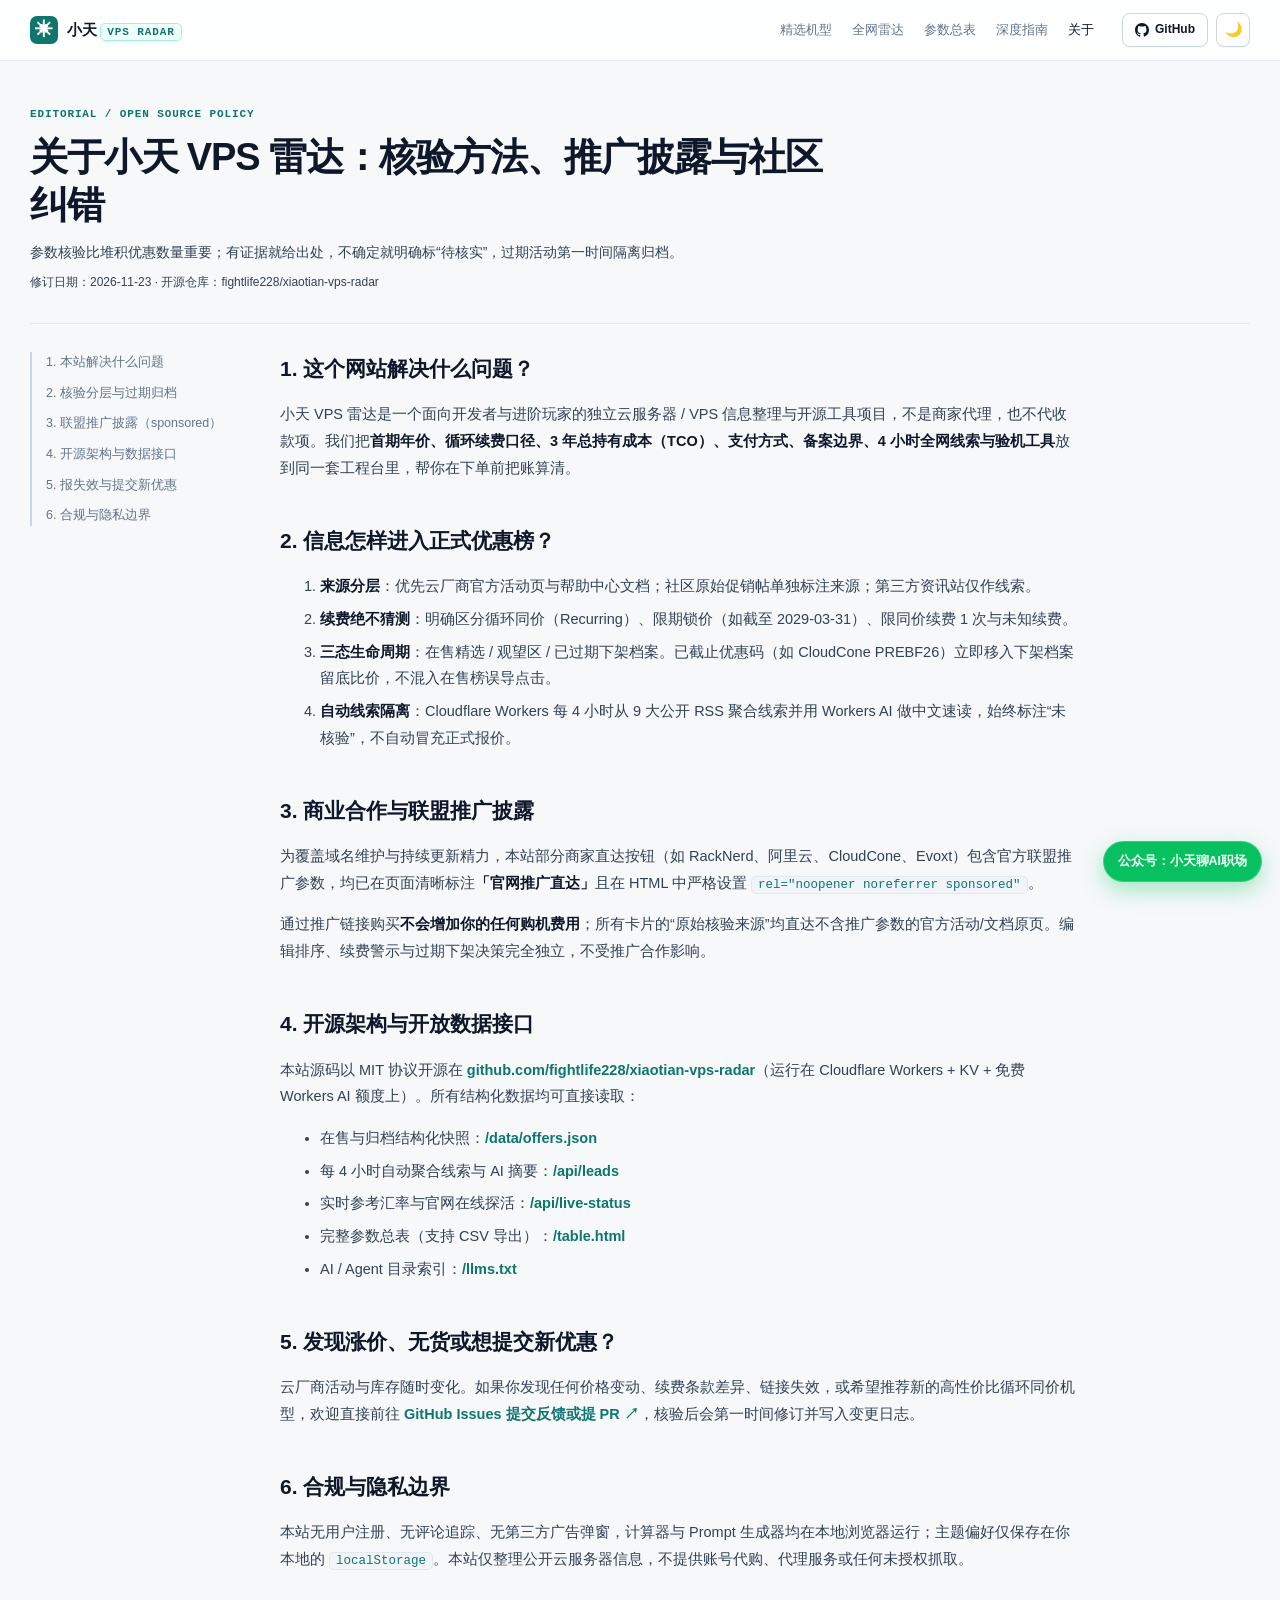
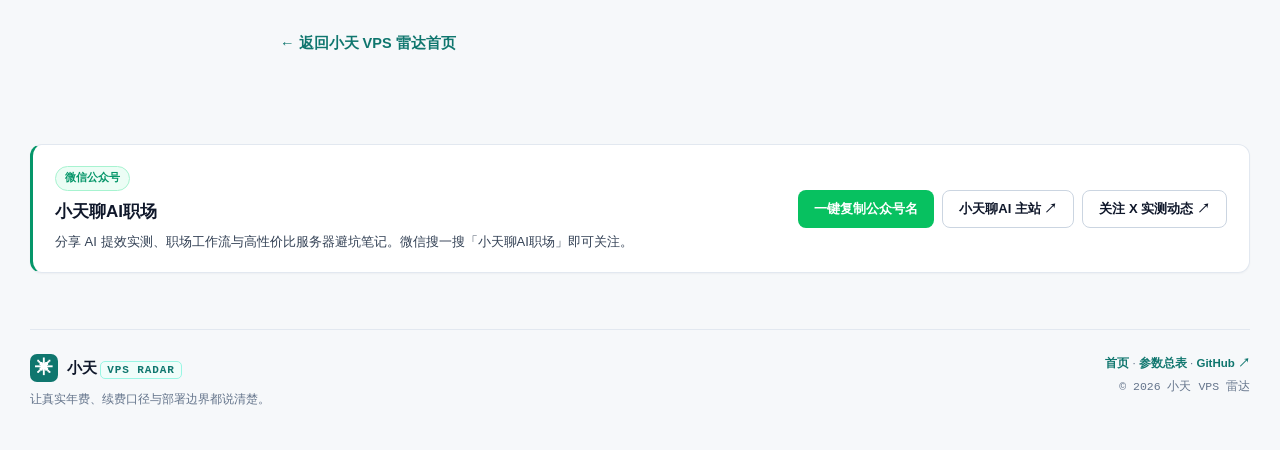
<file: about.html>
<!doctype html>
<html lang="zh-CN">
<head>
  <meta charset="utf-8" />
  <meta name="viewport" content="width=device-width,initial-scale=1" />
  <meta name="color-scheme" content="light dark" />
  <title>关于小天 VPS 雷达：核验方法、推广披露与 GitHub 纠错｜小天 VPS 雷达</title>
  <link rel="canonical" href="https://vps.xiaotianai.win/about.html" />
  <meta name="description" content="小天 VPS 雷达的独立编辑与开源原则：按日期核验价格与续费限制、区分 4H 自动线索与官方报价、透明披露 sponsored 联盟推广，以及通过 GitHub Issue 提交新优惠或报失效。" />
  <meta property="og:type" content="article" />
  <meta property="og:site_name" content="小天 VPS 雷达" />
  <meta property="og:locale" content="zh_CN" />
  <meta property="og:title" content="关于小天 VPS 雷达：核验方法、推广披露与 GitHub 纠错" />
  <meta property="og:description" content="独立整理与开源架构原则：核验分层、过期归档、sponsored 披露与社区纠错。" />
  <meta property="og:url" content="https://vps.xiaotianai.win/about.html" />
  <meta property="og:image" content="https://vps.xiaotianai.win/assets/og-cover.png" />
  <link rel="icon" href="/favicon.svg" type="image/svg+xml" />
  <script src="/assets/theme.js?v=20"></script>
  <link rel="stylesheet" href="/assets/site.css?v=22" />
  <script type="application/ld+json">{"@context":"https://schema.org","@type":"Article","headline":"关于小天 VPS 雷达：核验方法、推广披露与 GitHub 纠错","description":"小天 VPS 雷达的独立编辑与开源原则：价格核验、续费透明、sponsored 披露与 GitHub 纠错入口。","inLanguage":"zh-CN","url":"https://vps.xiaotianai.win/about.html","mainEntityOfPage":"https://vps.xiaotianai.win/about.html","datePublished":"2026-11-20","dateModified":"2026-11-23","author":{"@type":"Organization","name":"小天 VPS 雷达","url":"https://vps.xiaotianai.win/about.html"},"publisher":{"@type":"Organization","name":"小天 VPS 雷达","url":"https://vps.xiaotianai.win/about.html"},"isAccessibleForFree":true}</script>
  <script type="application/ld+json">{"@context":"https://schema.org","@type":"BreadcrumbList","itemListElement":[{"@type":"ListItem","position":1,"name":"首页","item":"https://vps.xiaotianai.win/"},{"@type":"ListItem","position":2,"name":"关于与核验政策","item":"https://vps.xiaotianai.win/about.html"}]}</script>
</head>
<body>
  <header class="topbar">
    <div class="shell nav-inner">
      <a class="brand" href="/"><span class="brand-mark">✳</span><span>小天 <b>VPS RADAR</b></span></a>
      <nav class="nav-links"><a href="/#deals">精选机型</a><a href="/#leads">全网雷达</a><a href="/table.html">参数总表</a><a href="/#seo-guides">深度指南</a><a href="/about.html" class="active">关于</a></nav>
      <div class="nav-actions">
        <a class="github-btn" href="https://github.com/fightlife228/xiaotian-vps-radar" target="_blank" rel="noopener noreferrer">
          <svg viewBox="0 0 16 16" aria-hidden="true"><path d="M8 0C3.58 0 0 3.58 0 8c0 3.54 2.29 6.53 5.47 7.59.4.07.55-.17.55-.38 0-.19-.01-.82-.01-1.49-2.01.37-2.53-.49-2.69-.94-.09-.23-.48-.94-.82-1.13-.28-.15-.68-.52-.01-.53.63-.01 1.08.58 1.23.82.72 1.21 1.87.87 2.33.66.07-.52.28-.87.51-1.07-1.78-.2-3.64-.89-3.64-3.95 0-.87.31-1.59.82-2.15-.08-.2-.36-1.02.08-2.12 0 0 .67-.21 2.2.82.64-.18 1.32-.27 2-.27.68 0 1.36.09 2 .27 1.53-1.04 2.2-.82 2.2-.82.44 1.1.16 1.92.08 2.12.51.56.82 1.27.82 2.15 0 3.07-1.87 3.75-3.65 3.95.29.25.54.73.54 1.48 0 1.07-.01 1.93-.01 2.2 0 .21.15.46.55.38A8.013 8.013 0 0016 8c0-4.42-3.58-8-8-8z"/></svg>
          <span>GitHub</span>
        </a>
        <button type="button" class="theme-toggle" data-theme-toggle aria-label="切换主题">🌙</button>
      </div>
    </div>
  </header>

  <main>
    <div class="shell guide-hero">
      <div class="section-kicker">EDITORIAL / OPEN SOURCE POLICY</div>
      <h1>关于小天 VPS 雷达：核验方法、推广披露与社区纠错</h1>
      <p>参数核验比堆积优惠数量重要；有证据就给出处，不确定就明确标“待核实”，过期活动第一时间隔离归档。</p>
      <p class="seo-fineprint">修订日期：2026-11-23 · 开源仓库：fightlife228/xiaotian-vps-radar</p>
    </div>

    <div class="shell guide-main">
      <aside class="guide-aside">
        <a href="#purpose">1. 本站解决什么问题</a>
        <a href="#sources">2. 核验分层与过期归档</a>
        <a href="#ads">3. 联盟推广披露（sponsored）</a>
        <a href="#opensource">4. 开源架构与数据接口</a>
        <a href="#correction">5. 报失效与提交新优惠</a>
        <a href="#scope">6. 合规与隐私边界</a>
      </aside>

      <article class="guide-article">
        <section id="purpose">
          <h2>1. 这个网站解决什么问题？</h2>
          <p>小天 VPS 雷达是一个面向开发者与进阶玩家的独立云服务器 / VPS 信息整理与开源工具项目，不是商家代理，也不代收款项。我们把<strong>首期年价、循环续费口径、3 年总持有成本（TCO）、支付方式、备案边界、4 小时全网线索与验机工具</strong>放到同一套工程台里，帮你在下单前把账算清。</p>
        </section>

        <section id="sources">
          <h2>2. 信息怎样进入正式优惠榜？</h2>
          <ol>
            <li><strong>来源分层</strong>：优先云厂商官方活动页与帮助中心文档；社区原始促销帖单独标注来源；第三方资讯站仅作线索。</li>
            <li><strong>续费绝不猜测</strong>：明确区分循环同价（Recurring）、限期锁价（如截至 2029-03-31）、限同价续费 1 次与未知续费。</li>
            <li><strong>三态生命周期</strong>：在售精选 / 观望区 / 已过期下架档案。已截止优惠码（如 CloudCone PREBF26）立即移入下架档案留底比价，不混入在售榜误导点击。</li>
            <li><strong>自动线索隔离</strong>：Cloudflare Workers 每 4 小时从 9 大公开 RSS 聚合线索并用 Workers AI 做中文速读，始终标注“未核验”，不自动冒充正式报价。</li>
          </ol>
        </section>

        <section id="ads">
          <h2>3. 商业合作与联盟推广披露</h2>
          <p>为覆盖域名维护与持续更新精力，本站部分商家直达按钮（如 RackNerd、阿里云、CloudCone、Evoxt）包含官方联盟推广参数，均已在页面清晰标注<strong>「官网推广直达」</strong>且在 HTML 中严格设置 <code>rel="noopener noreferrer sponsored"</code>。</p>
          <p>通过推广链接购买<strong>不会增加你的任何购机费用</strong>；所有卡片的“原始核验来源”均直达不含推广参数的官方活动/文档原页。编辑排序、续费警示与过期下架决策完全独立，不受推广合作影响。</p>
        </section>

        <section id="opensource">
          <h2>4. 开源架构与开放数据接口</h2>
          <p>本站源码以 MIT 协议开源在 <a href="https://github.com/fightlife228/xiaotian-vps-radar" target="_blank" rel="noopener noreferrer">github.com/fightlife228/xiaotian-vps-radar</a>（运行在 Cloudflare Workers + KV + 免费 Workers AI 额度上）。所有结构化数据均可直接读取：</p>
          <ul>
            <li>在售与归档结构化快照：<a href="/data/offers.json" target="_blank" rel="noopener">/data/offers.json</a></li>
            <li>每 4 小时自动聚合线索与 AI 摘要：<a href="/api/leads" target="_blank" rel="noopener">/api/leads</a></li>
            <li>实时参考汇率与官网在线探活：<a href="/api/live-status" target="_blank" rel="noopener">/api/live-status</a></li>
            <li>完整参数总表（支持 CSV 导出）：<a href="/table.html">/table.html</a></li>
            <li>AI / Agent 目录索引：<a href="/llms.txt" target="_blank" rel="noopener">/llms.txt</a></li>
          </ul>
        </section>

        <section id="correction">
          <h2>5. 发现涨价、无货或想提交新优惠？</h2>
          <p>云厂商活动与库存随时变化。如果你发现任何价格变动、续费条款差异、链接失效，或希望推荐新的高性价比循环同价机型，欢迎直接前往 <a href="https://github.com/fightlife228/xiaotian-vps-radar/issues/new" target="_blank" rel="noopener noreferrer">GitHub Issues 提交反馈或提 PR ↗</a>，核验后会第一时间修订并写入变更日志。</p>
        </section>

        <section id="scope">
          <h2>6. 合规与隐私边界</h2>
          <p>本站无用户注册、无评论追踪、无第三方广告弹窗，计算器与 Prompt 生成器均在本地浏览器运行；主题偏好仅保存在你本地的 <code>localStorage</code>。本站仅整理公开云服务器信息，不提供账号代购、代理服务或任何未授权抓取。</p>
        </section>

        <p><a href="/">← 返回小天 VPS 雷达首页</a></p>
      </article>
    </div>
  </main>

  <footer class="footer shell">
    <div><a class="brand" href="/"><span class="brand-mark">✳</span><span>小天 <b>VPS RADAR</b></span></a><p>让真实年费、续费口径与部署边界都说清楚。</p></div>
    <div class="foot-right"><span><a href="/">首页</a> · <a href="/table.html">参数总表</a> · <a href="https://github.com/fightlife228/xiaotian-vps-radar" target="_blank" rel="noopener noreferrer">GitHub ↗</a></span><span class="mono">© 2026 小天 VPS 雷达</span></div>
  </footer>
  <script src="/assets/wechat-widget.js?v=1" defer></script>
</body>
</html>
</file>
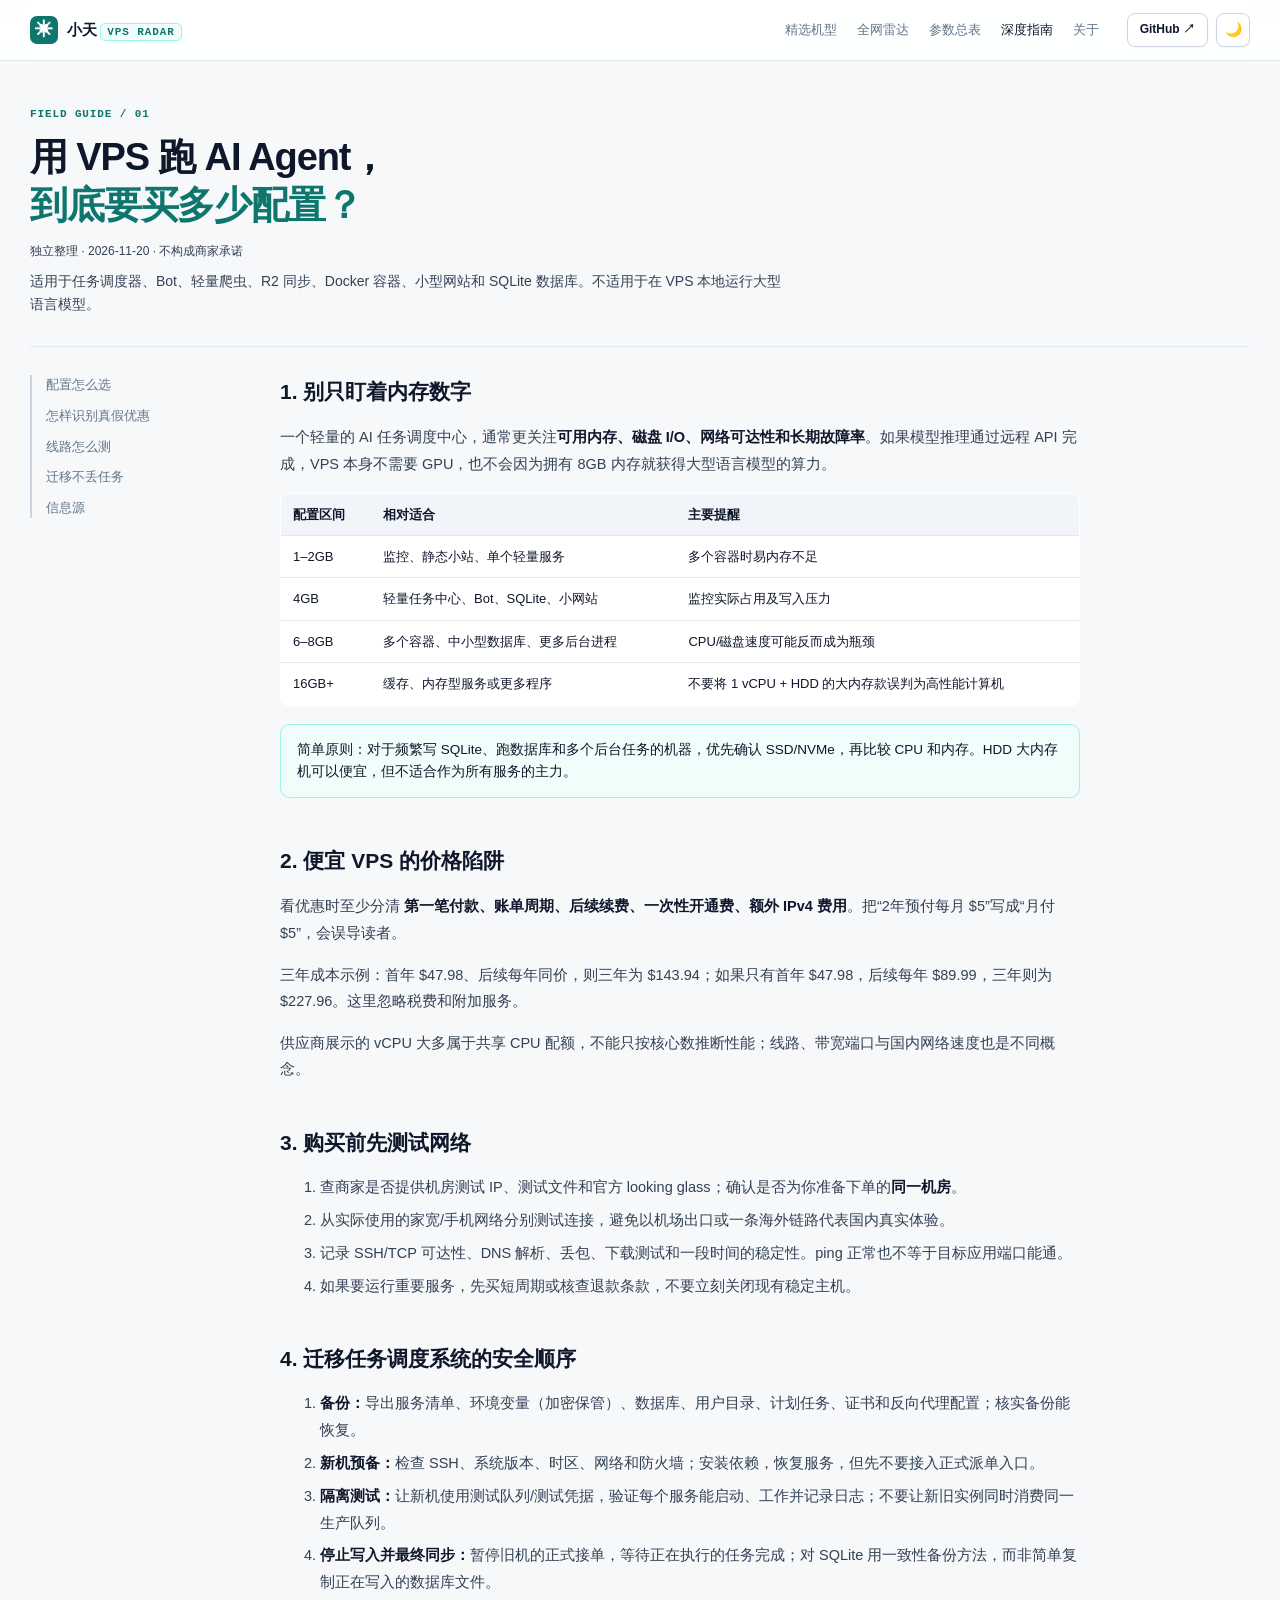
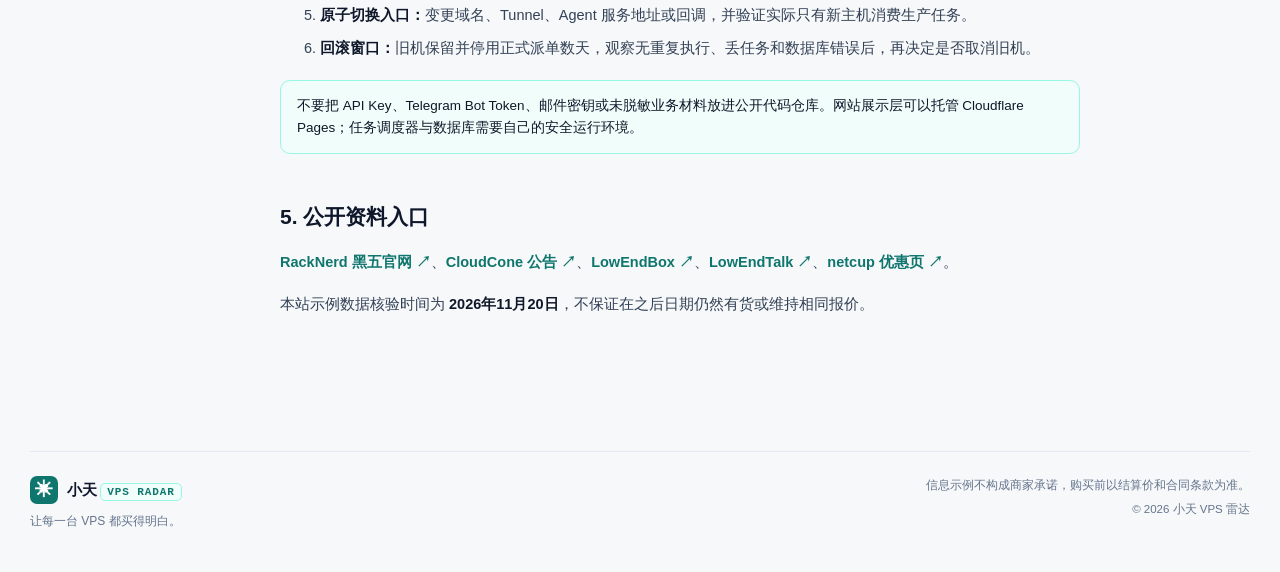
<file: guides/ai-agent-vps.html>
<!doctype html><html lang="zh-CN"><head><meta charset="UTF-8"><meta name="viewport" content="width=device-width,initial-scale=1"><meta name="color-scheme" content="light dark" /><link rel="canonical" href="https://vps.xiaotianai.win/guides/ai-agent-vps.html">
  <meta name="description" content="AI Agent 和自动化调度服务怎么选 VPS？CPU、内存、SSD、续费价、线路测试和零重复派单迁移清单。">
  <meta property="og:type" content="article">
  <meta property="og:site_name" content="小天 VPS 雷达">
  <meta property="og:locale" content="zh_CN">
  <meta property="og:title" content="AI Agent VPS 选购与迁移指南">
  <meta property="og:description" content="AI Agent 和自动化调度服务怎么选 VPS？CPU、内存、SSD、续费价、线路测试和零重复派单迁移清单。">
  <meta property="og:url" content="https://vps.xiaotianai.win/guides/ai-agent-vps.html">
  <meta property="og:image" content="https://vps.xiaotianai.win/assets/og-cover.png"><meta property="og:image:width" content="1200"><meta property="og:image:height" content="630"><meta name="twitter:card" content="summary_large_image"><meta name="twitter:image" content="https://vps.xiaotianai.win/assets/og-cover.png">
  <link rel="icon" href="/favicon.svg" type="image/svg+xml"><script type="application/ld+json">{"@context":"https://schema.org","@type":"Article","headline":"AI Agent VPS 选购与迁移指南","description":"比较远程模型 API、SQLite、Docker 与任务派单系统的资源要求和安全迁移方法。","inLanguage":"zh-CN","url":"https://vps.xiaotianai.win/guides/ai-agent-vps.html","mainEntityOfPage":"https://vps.xiaotianai.win/guides/ai-agent-vps.html","datePublished":"2026-11-20","dateModified":"2026-11-20","author":{"@type":"Organization","name":"小天 VPS 雷达（独立信息整理）","url":"https://vps.xiaotianai.win/about.html"},"publisher":{"@type":"Organization","name":"小天 VPS 雷达","url":"https://vps.xiaotianai.win/about.html"},"isAccessibleForFree":true}</script><script type="application/ld+json">{"@context":"https://schema.org","@type":"BreadcrumbList","itemListElement":[{"@type":"ListItem","position":1,"name":"首页","item":"https://vps.xiaotianai.win/"},{"@type":"ListItem","position":2,"name":"AI Agent VPS 选购与迁移指南","item":"https://vps.xiaotianai.win/guides/ai-agent-vps.html"}]}</script><title>AI Agent VPS 选购与迁移指南｜小天 VPS 雷达</title><link rel="stylesheet" href="../assets/site.css?v=20"></head><body><header class="topbar"><div class="shell nav-inner"><a class="brand" href="/"><span class="brand-mark">✳</span><span>小天 <b>VPS RADAR</b></span></a><nav class="nav-links"><a href="/#deals">精选机型</a><a href="/#leads">全网雷达</a><a href="/table.html">参数总表</a><a href="/#seo-guides" class="active">深度指南</a><a href="/about.html">关于</a></nav><div class="nav-actions"><a class="github-btn" href="https://github.com/fightlife228/xiaotian-vps-radar" target="_blank" rel="noopener noreferrer">GitHub ↗</a><button type="button" class="theme-toggle" data-theme-toggle aria-label="切换主题">🌙</button></div></div></header><main><div class="shell guide-hero"><div class="section-kicker">FIELD GUIDE / 01</div><h1>用 VPS 跑 AI Agent，<br><span class="text-gradient">到底要买多少配置？</span></h1><p class="seo-fineprint">独立整理 · 2026-11-20 · 不构成商家承诺</p><p>适用于任务调度器、Bot、轻量爬虫、R2 同步、Docker 容器、小型网站和 SQLite 数据库。不适用于在 VPS 本地运行大型语言模型。</p></div><div class="shell guide-main"><aside class="guide-aside"><a href="#specs">配置怎么选</a><a href="#price">怎样识别真假优惠</a><a href="#network">线路怎么测</a><a href="#move">迁移不丢任务</a><a href="#sources">信息源</a></aside><article class="guide-article"><section id="specs"><h2>1. 别只盯着内存数字</h2><p>一个轻量的 AI 任务调度中心，通常更关注<strong>可用内存、磁盘 I/O、网络可达性和长期故障率</strong>。如果模型推理通过远程 API 完成，VPS 本身不需要 GPU，也不会因为拥有 8GB 内存就获得大型语言模型的算力。</p><table><thead><tr><th>配置区间</th><th>相对适合</th><th>主要提醒</th></tr></thead><tbody><tr><td>1–2GB</td><td>监控、静态小站、单个轻量服务</td><td>多个容器时易内存不足</td></tr><tr><td>4GB</td><td>轻量任务中心、Bot、SQLite、小网站</td><td>监控实际占用及写入压力</td></tr><tr><td>6–8GB</td><td>多个容器、中小型数据库、更多后台进程</td><td>CPU/磁盘速度可能反而成为瓶颈</td></tr><tr><td>16GB+</td><td>缓存、内存型服务或更多程序</td><td>不要将 1 vCPU + HDD 的大内存款误判为高性能计算机</td></tr></tbody></table><div class="guide-tip">简单原则：对于频繁写 SQLite、跑数据库和多个后台任务的机器，优先确认 SSD/NVMe，再比较 CPU 和内存。HDD 大内存机可以便宜，但不适合作为所有服务的主力。</div></section><section id="price"><h2>2. 便宜 VPS 的价格陷阱</h2><p>看优惠时至少分清 <strong>第一笔付款、账单周期、后续续费、一次性开通费、额外 IPv4 费用</strong>。把“2年预付每月 $5”写成“月付 $5”，会误导读者。</p><p>三年成本示例：首年 $47.98、后续每年同价，则三年为 $143.94；如果只有首年 $47.98，后续每年 $89.99，三年则为 $227.96。这里忽略税费和附加服务。</p><p>供应商展示的 vCPU 大多属于共享 CPU 配额，不能只按核心数推断性能；线路、带宽端口与国内网络速度也是不同概念。</p></section><section id="network"><h2>3. 购买前先测试网络</h2><ol><li>查商家是否提供机房测试 IP、测试文件和官方 looking glass；确认是否为你准备下单的<strong>同一机房</strong>。</li><li>从实际使用的家宽/手机网络分别测试连接，避免以机场出口或一条海外链路代表国内真实体验。</li><li>记录 SSH/TCP 可达性、DNS 解析、丢包、下载测试和一段时间的稳定性。ping 正常也不等于目标应用端口能通。</li><li>如果要运行重要服务，先买短周期或核查退款条款，不要立刻关闭现有稳定主机。</li></ol></section><section id="move"><h2>4. 迁移任务调度系统的安全顺序</h2><ol><li><strong>备份：</strong>导出服务清单、环境变量（加密保管）、数据库、用户目录、计划任务、证书和反向代理配置；核实备份能恢复。</li><li><strong>新机预备：</strong>检查 SSH、系统版本、时区、网络和防火墙；安装依赖，恢复服务，但先不要接入正式派单入口。</li><li><strong>隔离测试：</strong>让新机使用测试队列/测试凭据，验证每个服务能启动、工作并记录日志；不要让新旧实例同时消费同一生产队列。</li><li><strong>停止写入并最终同步：</strong>暂停旧机的正式接单，等待正在执行的任务完成；对 SQLite 用一致性备份方法，而非简单复制正在写入的数据库文件。</li><li><strong>原子切换入口：</strong>变更域名、Tunnel、Agent 服务地址或回调，并验证实际只有新主机消费生产任务。</li><li><strong>回滚窗口：</strong>旧机保留并停用正式派单数天，观察无重复执行、丢任务和数据库错误后，再决定是否取消旧机。</li></ol><div class="guide-tip">不要把 API Key、Telegram Bot Token、邮件密钥或未脱敏业务材料放进公开代码仓库。网站展示层可以托管 Cloudflare Pages；任务调度器与数据库需要自己的安全运行环境。</div></section><section id="sources"><h2>5. 公开资料入口</h2><p><a href="https://www.racknerd.com/BlackFriday/?category=vps" target="_blank" rel="noopener noreferrer">RackNerd 黑五官网 ↗</a>、<a href="https://news.cloudcone.com/" target="_blank" rel="noopener noreferrer">CloudCone 公告 ↗</a>、<a href="https://lowendbox.com/" target="_blank" rel="noopener noreferrer">LowEndBox ↗</a>、<a href="https://lowendtalk.com/categories/offers" target="_blank" rel="noopener noreferrer">LowEndTalk ↗</a>、<a href="https://www.netcup.com/en/deals" target="_blank" rel="noopener noreferrer">netcup 优惠页 ↗</a>。</p><p>本站示例数据核验时间为 <strong>2026年11月20日</strong>，不保证在之后日期仍然有货或维持相同报价。</p></section></article></div></main><footer class="footer shell"><div><a class="brand" href="../index.html"><span class="brand-mark">✳</span><span>小天 <b>VPS RADAR</b></span></a><p>让每一台 VPS 都买得明白。</p></div><div class="foot-right"><span>信息示例不构成商家承诺，购买前以结算价和合同条款为准。</span><span>© 2026 小天 VPS 雷达</span></div></footer></body></html>
</file>
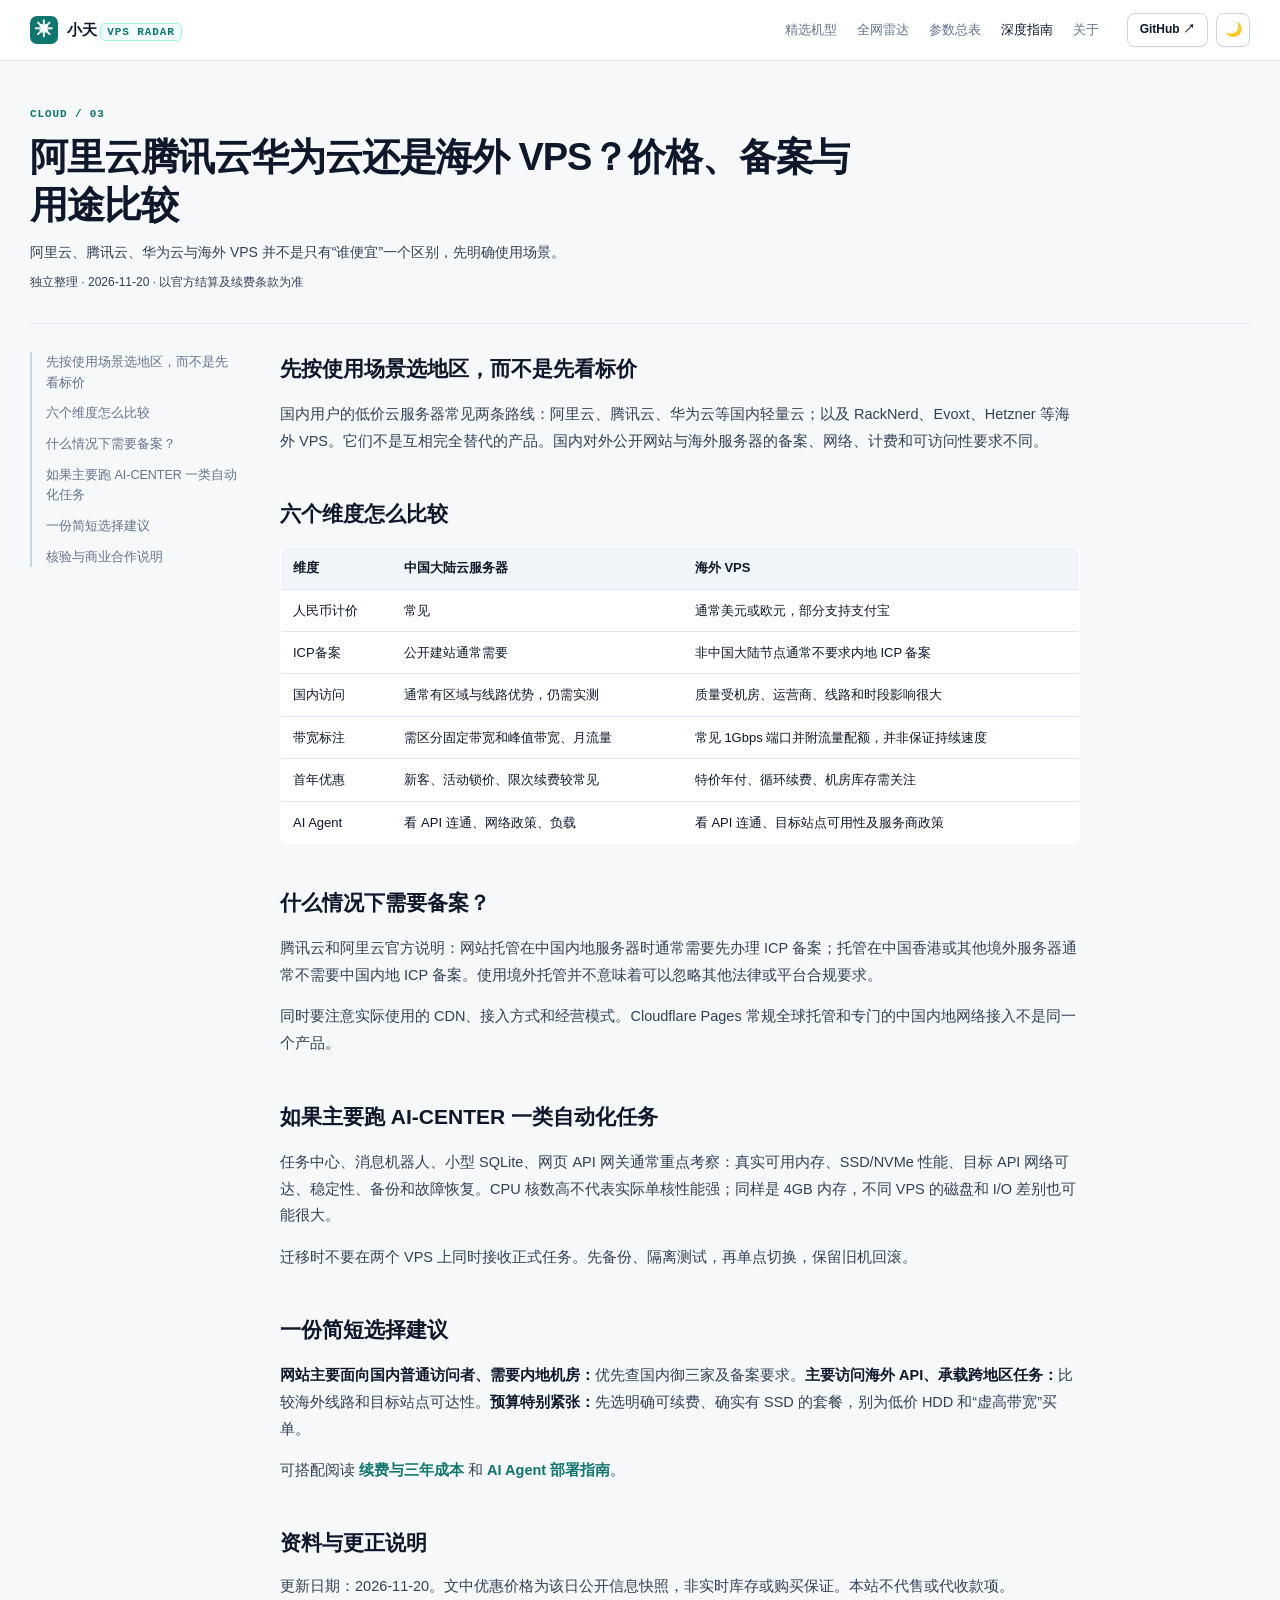
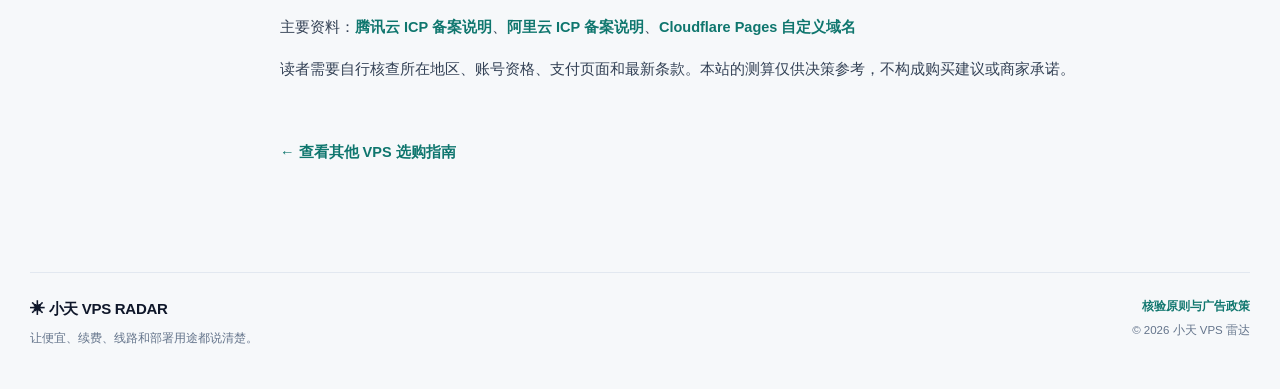
<file: guides/china-cloud-vs-overseas.html>
<!doctype html><html lang="zh-CN"><head><meta charset="utf-8"><meta name="viewport" content="width=device-width,initial-scale=1"><meta name="color-scheme" content="light dark" /><title>阿里云腾讯云华为云还是海外 VPS？价格、备案与用途比较｜小天 VPS 雷达</title>
<link rel="canonical" href="https://vps.xiaotianai.win/guides/china-cloud-vs-overseas.html">
  <meta name="description" content="对比国内御三家和海外 VPS：ICP备案、按量流量、峰值带宽、长期续费、境内网络访问和 AI Agent 使用场景。">
  <meta property="og:type" content="article">
  <meta property="og:site_name" content="小天 VPS 雷达">
  <meta property="og:locale" content="zh_CN">
  <meta property="og:title" content="阿里云腾讯云华为云还是海外 VPS？价格、备案与用途比较">
  <meta property="og:description" content="对比国内御三家和海外 VPS：ICP备案、按量流量、峰值带宽、长期续费、境内网络访问和 AI Agent 使用场景。">
  <meta property="og:url" content="https://vps.xiaotianai.win/guides/china-cloud-vs-overseas.html">
  <meta property="og:image" content="https://vps.xiaotianai.win/assets/og-cover.png"><meta property="og:image:width" content="1200"><meta property="og:image:height" content="630"><meta name="twitter:card" content="summary_large_image"><meta name="twitter:image" content="https://vps.xiaotianai.win/assets/og-cover.png">
  <link rel="icon" href="/favicon.svg" type="image/svg+xml">
<script src="/assets/theme.js?v=20"></script>
  <link rel="stylesheet" href="/assets/site.css?v=20"><script type="application/ld+json">{"@context":"https://schema.org","@type":"Article","headline":"阿里云腾讯云华为云还是海外 VPS？价格、备案与用途比较","description":"对比国内御三家和海外 VPS：ICP备案、按量流量、峰值带宽、长期续费、境内网络访问和 AI Agent 使用场景。","inLanguage":"zh-CN","url":"https://vps.xiaotianai.win/guides/china-cloud-vs-overseas.html","mainEntityOfPage":"https://vps.xiaotianai.win/guides/china-cloud-vs-overseas.html","datePublished":"2026-11-20","dateModified":"2026-11-20","author":{"@type":"Organization","name":"小天 VPS 雷达（独立信息整理）","url":"https://vps.xiaotianai.win/about.html"},"publisher":{"@type":"Organization","name":"小天 VPS 雷达","url":"https://vps.xiaotianai.win/about.html"},"isAccessibleForFree":true}</script><script type="application/ld+json">{"@context":"https://schema.org","@type":"BreadcrumbList","itemListElement":[{"@type":"ListItem","position":1,"name":"首页","item":"https://vps.xiaotianai.win/"},{"@type":"ListItem","position":2,"name":"阿里云腾讯云华为云还是海外 VPS？价格、备案与用途比较","item":"https://vps.xiaotianai.win/guides/china-cloud-vs-overseas.html"}]}</script></head><body><header class="topbar"><div class="shell nav-inner"><a class="brand" href="/"><span class="brand-mark">✳</span><span>小天 <b>VPS RADAR</b></span></a><nav class="nav-links"><a href="/#deals">精选机型</a><a href="/#leads">全网雷达</a><a href="/table.html">参数总表</a><a href="/#seo-guides" class="active">深度指南</a><a href="/about.html">关于</a></nav><div class="nav-actions"><a class="github-btn" href="https://github.com/fightlife228/xiaotian-vps-radar" target="_blank" rel="noopener noreferrer">GitHub ↗</a><button type="button" class="theme-toggle" data-theme-toggle aria-label="切换主题">🌙</button></div></div></header><main><div class="shell guide-hero"><div class="section-kicker">CLOUD / 03</div><h1>阿里云腾讯云华为云还是海外 VPS？价格、备案与用途比较</h1><p>阿里云、腾讯云、华为云与海外 VPS 并不是只有“谁便宜”一个区别，先明确使用场景。</p><p class="seo-fineprint">独立整理 · 2026-11-20 · 以官方结算及续费条款为准</p></div><div class="shell guide-main"><aside class="guide-aside"><a href="#summary">先按使用场景选地区，而不是先看标价</a><a href="#compare">六个维度怎么比较</a><a href="#filing">什么情况下需要备案？</a><a href="#agents">如果主要跑 AI-CENTER 一类自动化任务</a><a href="#selection">一份简短选择建议</a><a href="/about.html">核验与商业合作说明</a></aside><article class="guide-article"><section id="summary"><h2>先按使用场景选地区，而不是先看标价</h2><p>国内用户的低价云服务器常见两条路线：阿里云、腾讯云、华为云等国内轻量云；以及 RackNerd、Evoxt、Hetzner 等海外 VPS。它们不是互相完全替代的产品。国内对外公开网站与海外服务器的备案、网络、计费和可访问性要求不同。</p></section><section id="compare"><h2>六个维度怎么比较</h2><table><thead><tr><th>维度</th><th>中国大陆云服务器</th><th>海外 VPS</th></tr></thead><tbody><tr><td>人民币计价</td><td>常见</td><td>通常美元或欧元，部分支持支付宝</td></tr><tr><td>ICP备案</td><td>公开建站通常需要</td><td>非中国大陆节点通常不要求内地 ICP 备案</td></tr><tr><td>国内访问</td><td>通常有区域与线路优势，仍需实测</td><td>质量受机房、运营商、线路和时段影响很大</td></tr><tr><td>带宽标注</td><td>需区分固定带宽和峰值带宽、月流量</td><td>常见 1Gbps 端口并附流量配额，并非保证持续速度</td></tr><tr><td>首年优惠</td><td>新客、活动锁价、限次续费较常见</td><td>特价年付、循环续费、机房库存需关注</td></tr><tr><td>AI Agent</td><td>看 API 连通、网络政策、负载</td><td>看 API 连通、目标站点可用性及服务商政策</td></tr></tbody></table></section><section id="filing"><h2>什么情况下需要备案？</h2><p>腾讯云和阿里云官方说明：网站托管在中国内地服务器时通常需要先办理 ICP 备案；托管在中国香港或其他境外服务器通常不需要中国内地 ICP 备案。使用境外托管并不意味着可以忽略其他法律或平台合规要求。</p><p>同时要注意实际使用的 CDN、接入方式和经营模式。Cloudflare Pages 常规全球托管和专门的中国内地网络接入不是同一个产品。</p></section><section id="agents"><h2>如果主要跑 AI-CENTER 一类自动化任务</h2><p>任务中心、消息机器人、小型 SQLite、网页 API 网关通常重点考察：真实可用内存、SSD/NVMe 性能、目标 API 网络可达、稳定性、备份和故障恢复。CPU 核数高不代表实际单核性能强；同样是 4GB 内存，不同 VPS 的磁盘和 I/O 差别也可能很大。</p><p>迁移时不要在两个 VPS 上同时接收正式任务。先备份、隔离测试，再单点切换，保留旧机回滚。</p></section><section id="selection"><h2>一份简短选择建议</h2><p><strong>网站主要面向国内普通访问者、需要内地机房：</strong>优先查国内御三家及备案要求。<strong>主要访问海外 API、承载跨地区任务：</strong>比较海外线路和目标站点可达性。<strong>预算特别紧张：</strong>先选明确可续费、确实有 SSD 的套餐，别为低价 HDD 和“虚高带宽”买单。</p><p>可搭配阅读 <a href="/guides/vps-renewal-cost.html">续费与三年成本</a> 和 <a href="/guides/ai-agent-vps.html">AI Agent 部署指南</a>。</p></section><section id="source-note"><h2>资料与更正说明</h2><p class="seo-fineprint">更新日期：2026-11-20。文中优惠价格为该日公开信息快照，非实时库存或购买保证。本站不代售或代收款项。</p><p>主要资料：<a href="https://cloud.tencent.com/document/product/243/19630" target="_blank" rel="noopener noreferrer">腾讯云 ICP 备案说明</a>、<a href="https://help.aliyun.com/en/icp-filing/basic-icp-service/support/for-the-record-process-faq" target="_blank" rel="noopener noreferrer">阿里云 ICP 备案说明</a>、<a href="https://developers.cloudflare.com/pages/configuration/custom-domains/" target="_blank" rel="noopener noreferrer">Cloudflare Pages 自定义域名</a></p><p>读者需要自行核查所在地区、账号资格、支付页面和最新条款。本站的测算仅供决策参考，不构成购买建议或商家承诺。</p></section><p><a href="/#seo-guides">← 查看其他 VPS 选购指南</a></p></article></div></main><footer class="footer shell"><div><a class="brand" href="/">✳ 小天 VPS RADAR</a><p>让便宜、续费、线路和部署用途都说清楚。</p></div><div class="foot-right"><a href="/about.html">核验原则与广告政策</a><span>© 2026 小天 VPS 雷达</span></div></footer></body></html>
</file>
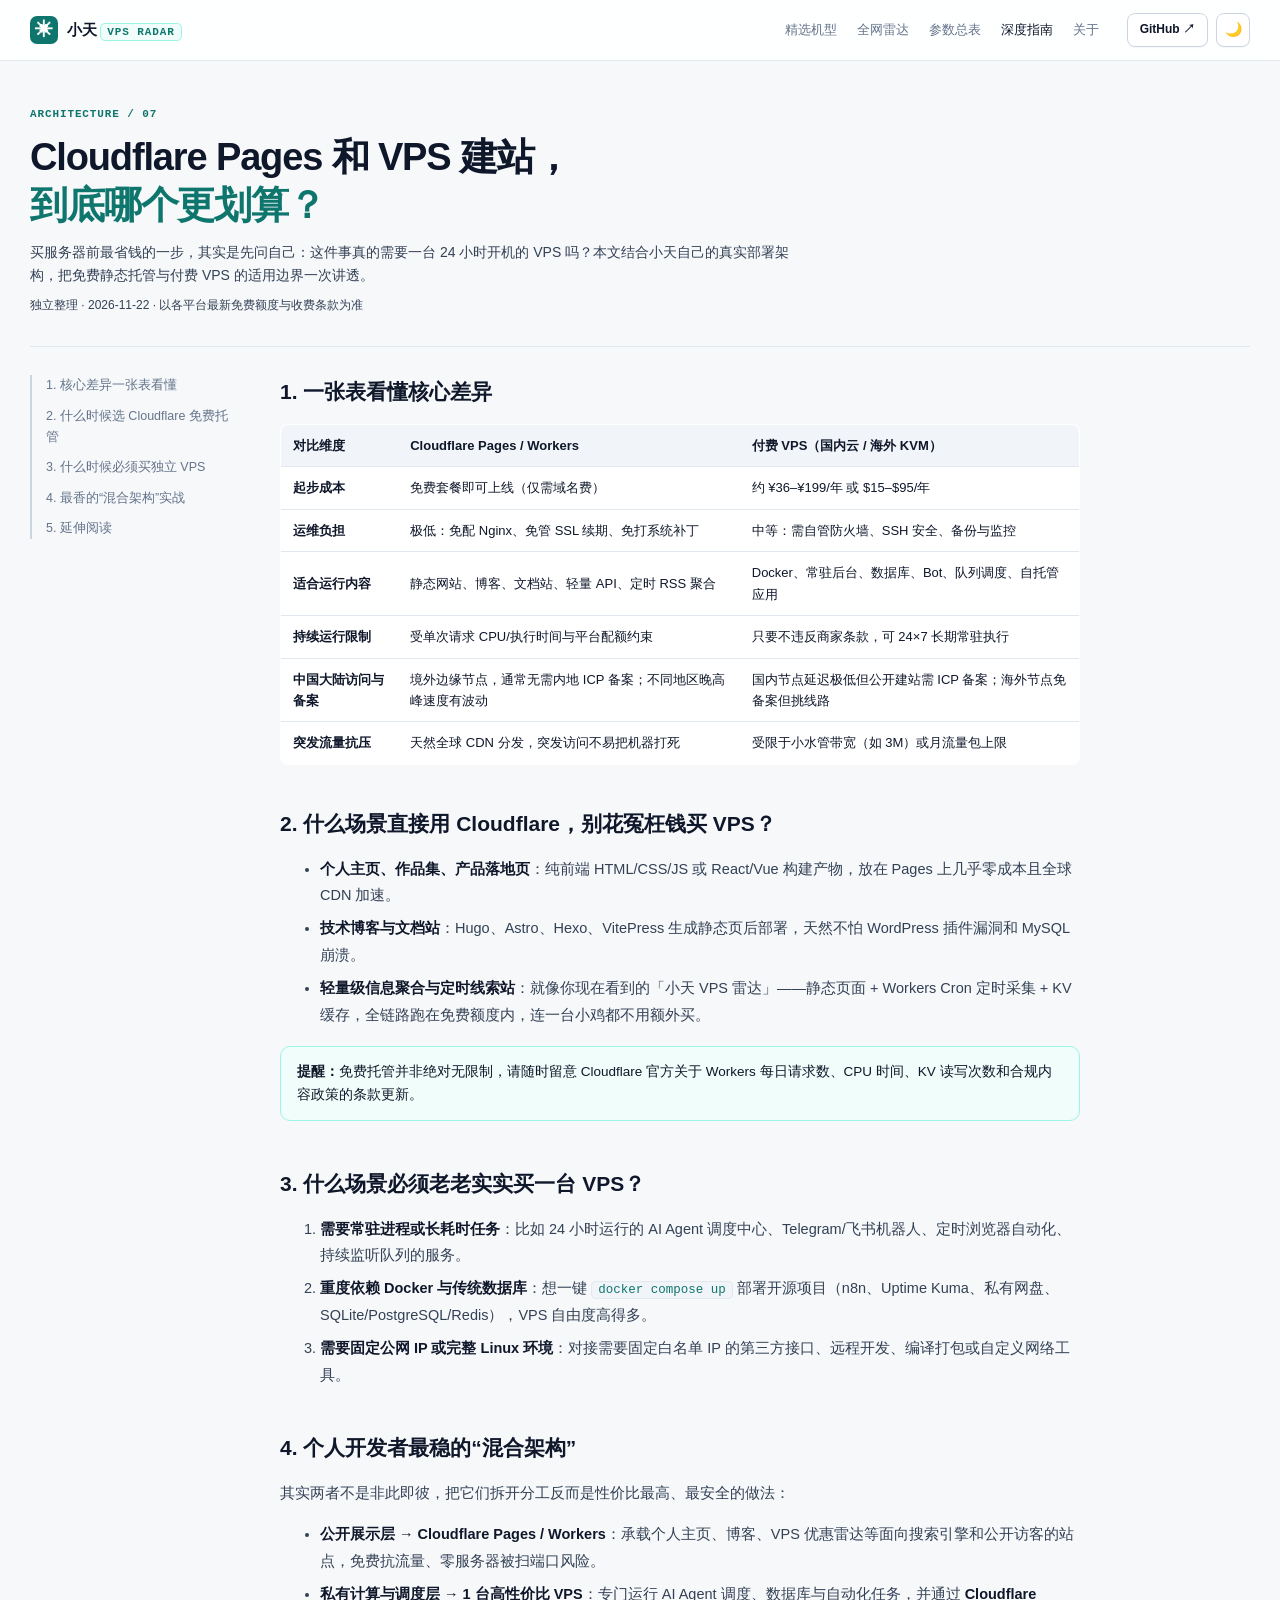
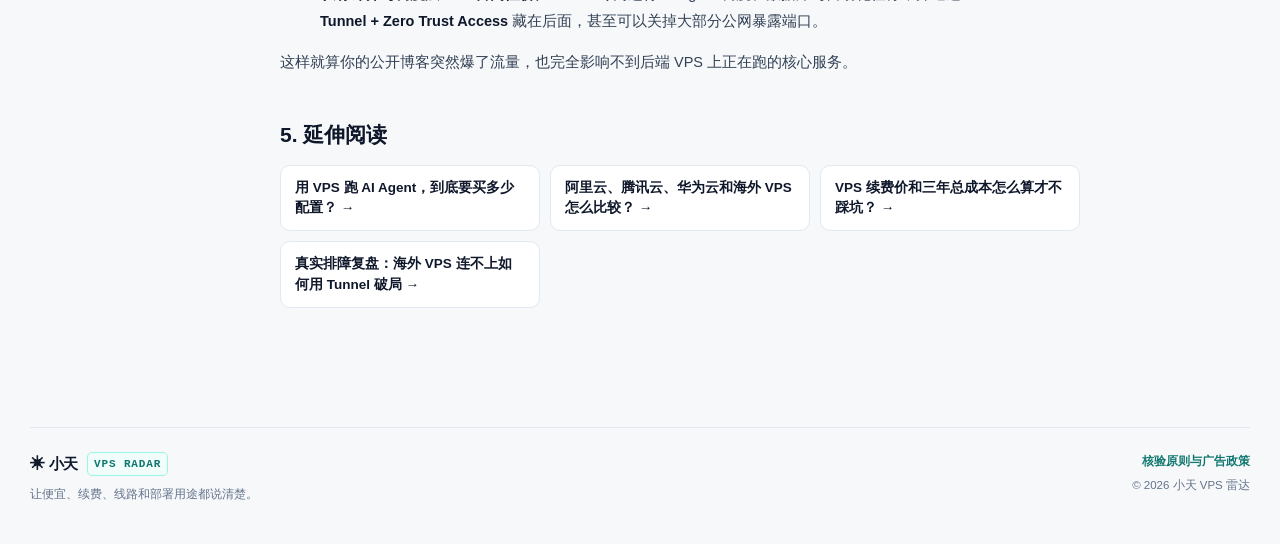
<file: guides/cloudflare-pages-vs-vps.html>
<!doctype html>
<html lang="zh-CN">
<head>
  <meta charset="utf-8" />
  <meta name="viewport" content="width=device-width,initial-scale=1" />
  <meta name="color-scheme" content="light dark" />
  <title>Cloudflare Pages 和 VPS 建站怎么选？免费静态托管 vs 付费服务器对比｜小天 VPS 雷达</title>
  <link rel="canonical" href="https://vps.xiaotianai.win/guides/cloudflare-pages-vs-vps.html" />
  <meta name="description" content="个人博客、作品集、独立站和 AI 工具到底用免费的 Cloudflare Pages/Workers 还是买付费 VPS？从真实年费、备案、数据库、定时任务与混合架构一次说清。" />
  <meta property="og:type" content="article" />
  <meta property="og:site_name" content="小天 VPS 雷达" />
  <meta property="og:locale" content="zh_CN" />
  <meta property="og:title" content="Cloudflare Pages 和 VPS 建站怎么选？免费静态托管 vs 付费服务器对比" />
  <meta property="og:description" content="个人博客、作品集和 AI 工具到底用免费 Cloudflare Pages/Workers 还是买 VPS？附场景对照、真实成本与混合架构实战。" />
  <meta property="og:url" content="https://vps.xiaotianai.win/guides/cloudflare-pages-vs-vps.html" />
  <meta property="og:image" content="https://vps.xiaotianai.win/assets/og-cover.png" />
  <meta property="og:image:width" content="1200" />
  <meta property="og:image:height" content="630" />
  <meta name="twitter:card" content="summary_large_image" />
  <meta name="twitter:image" content="https://vps.xiaotianai.win/assets/og-cover.png" />
  <link rel="icon" href="/favicon.svg" type="image/svg+xml" />
  <script src="/assets/theme.js?v=20"></script>
  <link rel="stylesheet" href="/assets/site.css?v=20" />
  <script type="application/ld+json">{"@context":"https://schema.org","@type":"Article","headline":"Cloudflare Pages 和 VPS 建站怎么选？免费静态托管 vs 付费服务器对比","description":"对比免费静态托管（Cloudflare Pages / Workers）与付费 VPS 在建站成本、维护负担、后端数据库、定时任务、备案和 AI Agent 场景下的真实差异。","inLanguage":"zh-CN","url":"https://vps.xiaotianai.win/guides/cloudflare-pages-vs-vps.html","mainEntityOfPage":"https://vps.xiaotianai.win/guides/cloudflare-pages-vs-vps.html","image":"https://vps.xiaotianai.win/assets/og-cover.png","datePublished":"2026-11-22","dateModified":"2026-11-22","author":{"@type":"Organization","name":"小天 VPS 雷达（独立信息整理）","url":"https://vps.xiaotianai.win/about.html"},"publisher":{"@type":"Organization","name":"小天 VPS 雷达","url":"https://vps.xiaotianai.win/about.html"},"isAccessibleForFree":true}</script>
  <script type="application/ld+json">{"@context":"https://schema.org","@type":"BreadcrumbList","itemListElement":[{"@type":"ListItem","position":1,"name":"首页","item":"https://vps.xiaotianai.win/"},{"@type":"ListItem","position":2,"name":"选购知识库","item":"https://vps.xiaotianai.win/#seo-guides"},{"@type":"ListItem","position":3,"name":"Cloudflare Pages 和 VPS 建站怎么选","item":"https://vps.xiaotianai.win/guides/cloudflare-pages-vs-vps.html"}]}</script>
  <script type="application/ld+json">{"@context":"https://schema.org","@type":"FAQPage","mainEntity":[{"@type":"Question","name":"只做一个个人博客或作品集，有必要买 VPS 吗？","acceptedAnswer":{"@type":"Answer","text":"大多数情况下没有必要。使用 Cloudflare Pages 托管纯静态 HTML、Astro、Hugo 或 Hexo 站点，静态流量不限且免费自带 HTTPS，免去维护系统安全补丁、Nginx 证书续期和服务器续费焦虑。"}},{"@type":"Question","name":"什么时候必须买一台独立 VPS？","acceptedAnswer":{"@type":"Answer","text":"当你需要长时间常驻后台进程、运行 Docker 容器、执行复杂本地脚本、挂载 SQLite/PostgreSQL/Redis 数据库、跑 Telegram/企业微信 Bot、或者搭建自托管调度中心（如 n8n、AI Agent 服务）时，独立 VPS 更有控制权且限制更少。"}},{"@type":"Question","name":"Cloudflare Pages/Workers 和 VPS 可以组合使用吗？","acceptedAnswer":{"@type":"Answer","text":"完全可以，而且是最省钱稳妥的方案之一：把公开官网、博客和展示页放在 Cloudflare Pages/Workers 上免费抗流量，把需要常驻和数据库的后台服务留在 VPS 上，并通过 Cloudflare Tunnel 与 Access 保护后台入口。"}}]}</script>
</head>
<body>
  <header class="topbar"><div class="shell nav-inner"><a class="brand" href="/"><span class="brand-mark">✳</span><span>小天 <b>VPS RADAR</b></span></a><nav class="nav-links"><a href="/#deals">精选机型</a><a href="/#leads">全网雷达</a><a href="/table.html">参数总表</a><a href="/#seo-guides" class="active">深度指南</a><a href="/about.html">关于</a></nav><div class="nav-actions"><a class="github-btn" href="https://github.com/fightlife228/xiaotian-vps-radar" target="_blank" rel="noopener noreferrer">GitHub ↗</a><button type="button" class="theme-toggle" data-theme-toggle aria-label="切换主题">🌙</button></div></div></header>
  <main>
    <div class="shell guide-hero">
      <div class="section-kicker">ARCHITECTURE / 07</div>
      <h1>Cloudflare Pages 和 VPS 建站，<br><span class="text-gradient">到底哪个更划算？</span></h1>
      <p>买服务器前最省钱的一步，其实是先问自己：这件事真的需要一台 24 小时开机的 VPS 吗？本文结合小天自己的真实部署架构，把免费静态托管与付费 VPS 的适用边界一次讲透。</p>
      <p class="seo-fineprint">独立整理 · 2026-11-22 · 以各平台最新免费额度与收费条款为准</p>
    </div>

    <div class="shell guide-main">
      <aside class="guide-aside">
        <a href="#compare">1. 核心差异一张表看懂</a>
        <a href="#when-cf">2. 什么时候选 Cloudflare 免费托管</a>
        <a href="#when-vps">3. 什么时候必须买独立 VPS</a>
        <a href="#hybrid">4. 最香的“混合架构”实战</a>
        <a href="#related">5. 延伸阅读</a>
      </aside>

      <article class="guide-article">
        <section id="compare">
          <h2>1. 一张表看懂核心差异</h2>
          <table>
            <thead>
              <tr><th>对比维度</th><th>Cloudflare Pages / Workers</th><th>付费 VPS（国内云 / 海外 KVM）</th></tr>
            </thead>
            <tbody>
              <tr><td><strong>起步成本</strong></td><td>免费套餐即可上线（仅需域名费）</td><td>约 ¥36–¥199/年 或 $15–$95/年</td></tr>
              <tr><td><strong>运维负担</strong></td><td>极低：免配 Nginx、免管 SSL 续期、免打系统补丁</td><td>中等：需自管防火墙、SSH 安全、备份与监控</td></tr>
              <tr><td><strong>适合运行内容</strong></td><td>静态网站、博客、文档站、轻量 API、定时 RSS 聚合</td><td>Docker、常驻后台、数据库、Bot、队列调度、自托管应用</td></tr>
              <tr><td><strong>持续运行限制</strong></td><td>受单次请求 CPU/执行时间与平台配额约束</td><td>只要不违反商家条款，可 24×7 长期常驻执行</td></tr>
              <tr><td><strong>中国大陆访问与备案</strong></td><td>境外边缘节点，通常无需内地 ICP 备案；不同地区晚高峰速度有波动</td><td>国内节点延迟极低但公开建站需 ICP 备案；海外节点免备案但挑线路</td></tr>
              <tr><td><strong>突发流量抗压</strong></td><td>天然全球 CDN 分发，突发访问不易把机器打死</td><td>受限于小水管带宽（如 3M）或月流量包上限</td></tr>
            </tbody>
          </table>
        </section>

        <section id="when-cf">
          <h2>2. 什么场景直接用 Cloudflare，别花冤枉钱买 VPS？</h2>
          <ul>
            <li><strong>个人主页、作品集、产品落地页</strong>：纯前端 HTML/CSS/JS 或 React/Vue 构建产物，放在 Pages 上几乎零成本且全球 CDN 加速。</li>
            <li><strong>技术博客与文档站</strong>：Hugo、Astro、Hexo、VitePress 生成静态页后部署，天然不怕 WordPress 插件漏洞和 MySQL 崩溃。</li>
            <li><strong>轻量级信息聚合与定时线索站</strong>：就像你现在看到的「小天 VPS 雷达」——静态页面 + Workers Cron 定时采集 + KV 缓存，全链路跑在免费额度内，连一台小鸡都不用额外买。</li>
          </ul>
          <div class="guide-tip">
            <strong>提醒：</strong>免费托管并非绝对无限制，请随时留意 Cloudflare 官方关于 Workers 每日请求数、CPU 时间、KV 读写次数和合规内容政策的条款更新。
          </div>
        </section>

        <section id="when-vps">
          <h2>3. 什么场景必须老老实实买一台 VPS？</h2>
          <ol>
            <li><strong>需要常驻进程或长耗时任务</strong>：比如 24 小时运行的 AI Agent 调度中心、Telegram/飞书机器人、定时浏览器自动化、持续监听队列的服务。</li>
            <li><strong>重度依赖 Docker 与传统数据库</strong>：想一键 <code>docker compose up</code> 部署开源项目（n8n、Uptime Kuma、私有网盘、SQLite/PostgreSQL/Redis），VPS 自由度高得多。</li>
            <li><strong>需要固定公网 IP 或完整 Linux 环境</strong>：对接需要固定白名单 IP 的第三方接口、远程开发、编译打包或自定义网络工具。</li>
          </ol>
        </section>

        <section id="hybrid">
          <h2>4. 个人开发者最稳的“混合架构”</h2>
          <p>其实两者不是非此即彼，把它们拆开分工反而是性价比最高、最安全的做法：</p>
          <ul>
            <li><strong>公开展示层 → Cloudflare Pages / Workers</strong>：承载个人主页、博客、VPS 优惠雷达等面向搜索引擎和公开访客的站点，免费抗流量、零服务器被扫端口风险。</li>
            <li><strong>私有计算与调度层 → 1 台高性价比 VPS</strong>：专门运行 AI Agent 调度、数据库与自动化任务，并通过 <strong>Cloudflare Tunnel + Zero Trust Access</strong> 藏在后面，甚至可以关掉大部分公网暴露端口。</li>
          </ul>
          <p>这样就算你的公开博客突然爆了流量，也完全影响不到后端 VPS 上正在跑的核心服务。</p>
        </section>

        <section id="related">
          <h2>5. 延伸阅读</h2>
          <div class="related-links">
            <a href="/guides/ai-agent-vps.html">用 VPS 跑 AI Agent，到底要买多少配置？ →</a>
            <a href="/guides/china-cloud-vs-overseas.html">阿里云、腾讯云、华为云和海外 VPS 怎么比较？ →</a>
            <a href="/guides/vps-renewal-cost.html">VPS 续费价和三年总成本怎么算才不踩坑？ →</a>
            <a href="/guides/vps-network-troubleshooting.html">真实排障复盘：海外 VPS 连不上如何用 Tunnel 破局 →</a>
          </div>
        </section>
      </article>
    </div>
  </main>
  <footer class="footer shell">
    <div><a class="brand" href="/">✳ 小天 <b>VPS RADAR</b></a><p>让便宜、续费、线路和部署用途都说清楚。</p></div>
    <div class="foot-right"><a href="/about.html">核验原则与广告政策</a><span>© 2026 小天 VPS 雷达</span></div>
  </footer>
</body>
</html>
</file>
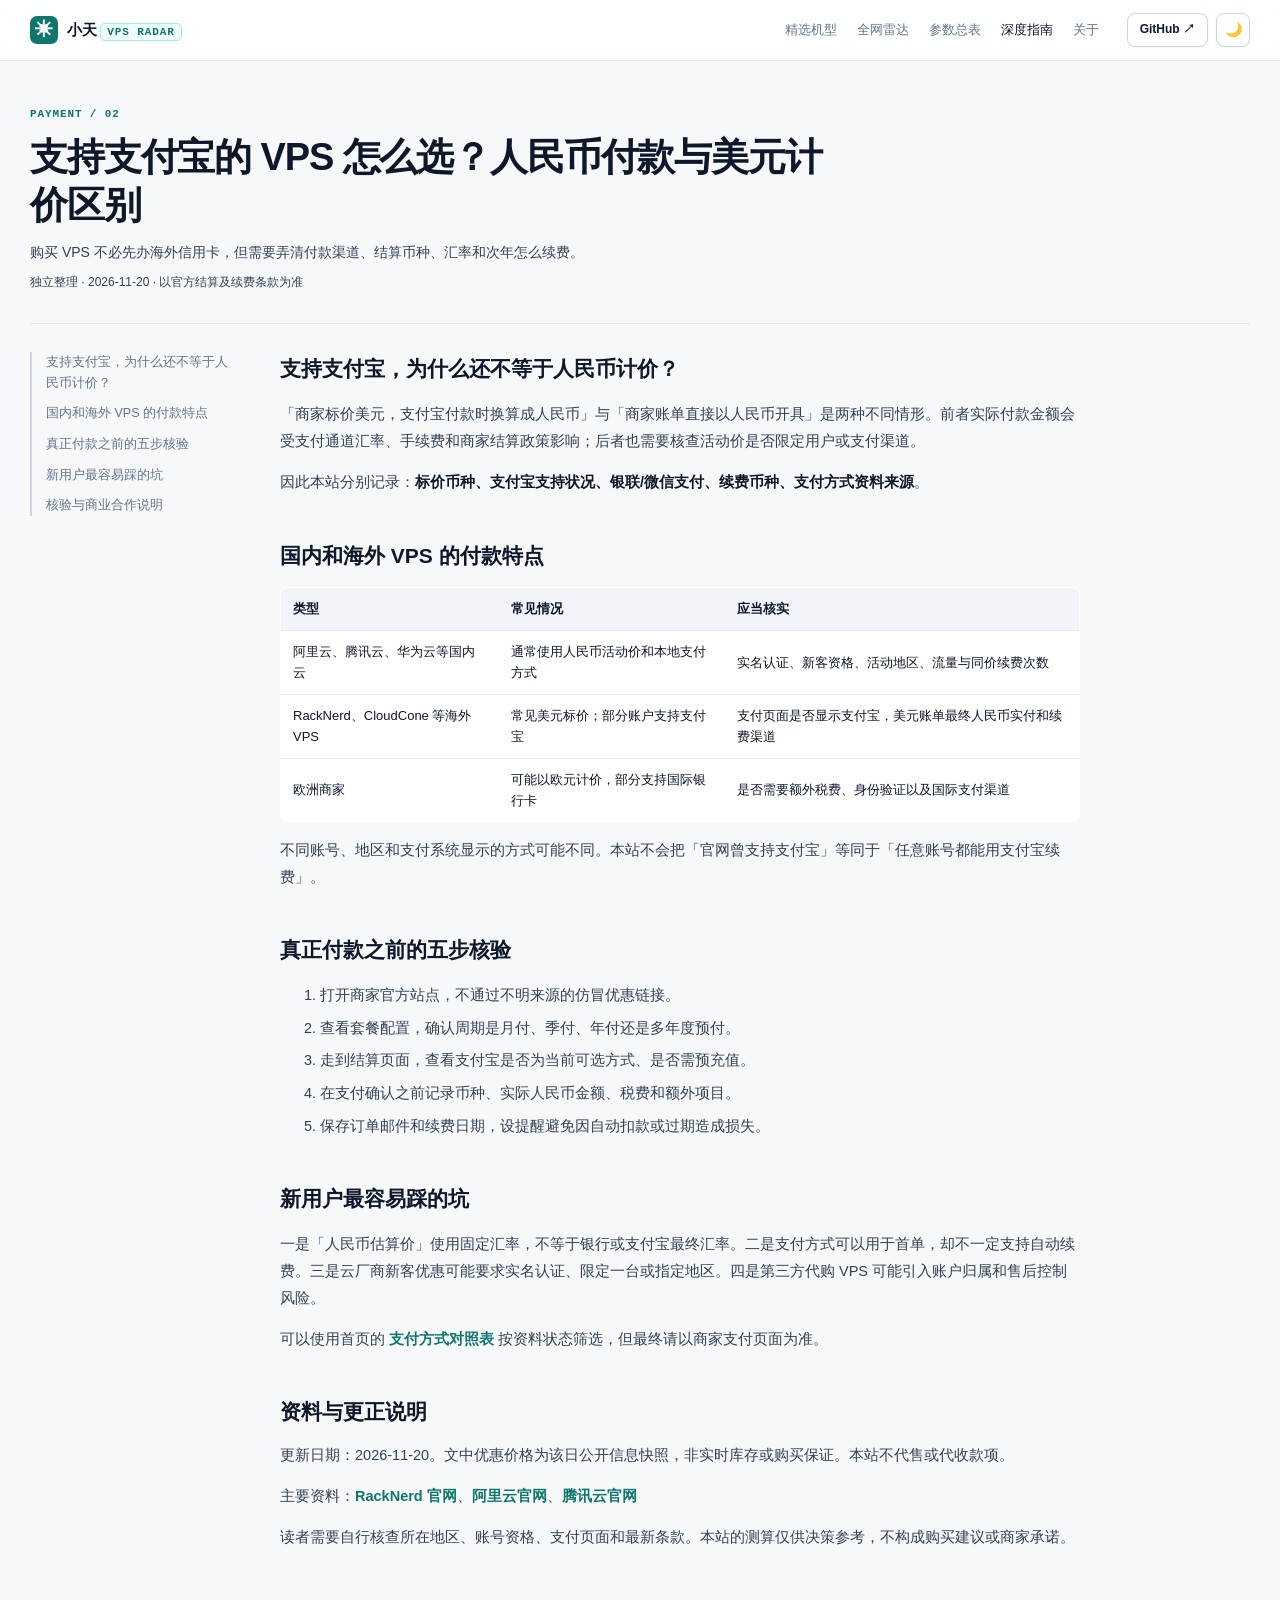
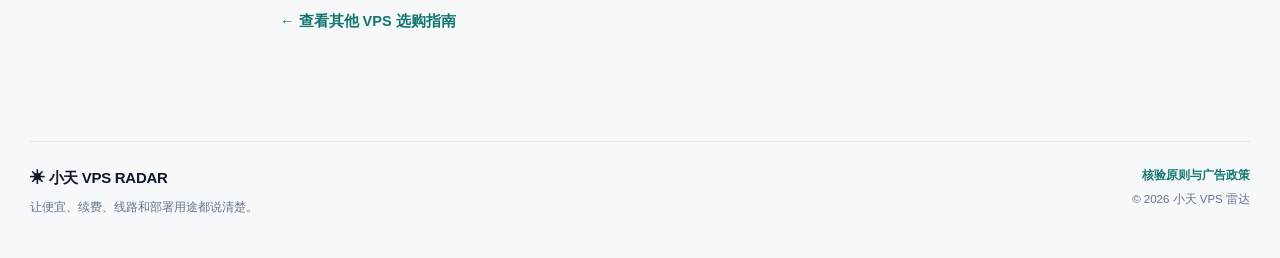
<file: guides/vps-alipay-rmb.html>
<!doctype html><html lang="zh-CN"><head><meta charset="utf-8"><meta name="viewport" content="width=device-width,initial-scale=1"><meta name="color-scheme" content="light dark" /><title>支持支付宝的 VPS 怎么选？人民币付款与美元计价区别｜小天 VPS 雷达</title>
<link rel="canonical" href="https://vps.xiaotianai.win/guides/vps-alipay-rmb.html">
  <meta name="description" content="海外 VPS 可以使用支付宝吗？说明支付宝付款、人民币直接计价、银联、自动续费与汇率手续费的区别，并给出购买前核验清单。">
  <meta property="og:type" content="article">
  <meta property="og:site_name" content="小天 VPS 雷达">
  <meta property="og:locale" content="zh_CN">
  <meta property="og:title" content="支持支付宝的 VPS 怎么选？人民币付款与美元计价区别">
  <meta property="og:description" content="海外 VPS 可以使用支付宝吗？说明支付宝付款、人民币直接计价、银联、自动续费与汇率手续费的区别，并给出购买前核验清单。">
  <meta property="og:url" content="https://vps.xiaotianai.win/guides/vps-alipay-rmb.html">
  <meta property="og:image" content="https://vps.xiaotianai.win/assets/og-cover.png"><meta property="og:image:width" content="1200"><meta property="og:image:height" content="630"><meta name="twitter:card" content="summary_large_image"><meta name="twitter:image" content="https://vps.xiaotianai.win/assets/og-cover.png">
  <link rel="icon" href="/favicon.svg" type="image/svg+xml">
<script src="/assets/theme.js?v=20"></script>
  <link rel="stylesheet" href="/assets/site.css?v=20"><script type="application/ld+json">{"@context":"https://schema.org","@type":"Article","headline":"支持支付宝的 VPS 怎么选？人民币付款与美元计价区别","description":"海外 VPS 可以使用支付宝吗？说明支付宝付款、人民币直接计价、银联、自动续费与汇率手续费的区别，并给出购买前核验清单。","inLanguage":"zh-CN","url":"https://vps.xiaotianai.win/guides/vps-alipay-rmb.html","mainEntityOfPage":"https://vps.xiaotianai.win/guides/vps-alipay-rmb.html","datePublished":"2026-11-20","dateModified":"2026-11-20","author":{"@type":"Organization","name":"小天 VPS 雷达（独立信息整理）","url":"https://vps.xiaotianai.win/about.html"},"publisher":{"@type":"Organization","name":"小天 VPS 雷达","url":"https://vps.xiaotianai.win/about.html"},"isAccessibleForFree":true}</script><script type="application/ld+json">{"@context":"https://schema.org","@type":"BreadcrumbList","itemListElement":[{"@type":"ListItem","position":1,"name":"首页","item":"https://vps.xiaotianai.win/"},{"@type":"ListItem","position":2,"name":"支持支付宝的 VPS 怎么选？人民币付款与美元计价区别","item":"https://vps.xiaotianai.win/guides/vps-alipay-rmb.html"}]}</script></head><body><header class="topbar"><div class="shell nav-inner"><a class="brand" href="/"><span class="brand-mark">✳</span><span>小天 <b>VPS RADAR</b></span></a><nav class="nav-links"><a href="/#deals">精选机型</a><a href="/#leads">全网雷达</a><a href="/table.html">参数总表</a><a href="/#seo-guides" class="active">深度指南</a><a href="/about.html">关于</a></nav><div class="nav-actions"><a class="github-btn" href="https://github.com/fightlife228/xiaotian-vps-radar" target="_blank" rel="noopener noreferrer">GitHub ↗</a><button type="button" class="theme-toggle" data-theme-toggle aria-label="切换主题">🌙</button></div></div></header><main><div class="shell guide-hero"><div class="section-kicker">PAYMENT / 02</div><h1>支持支付宝的 VPS 怎么选？人民币付款与美元计价区别</h1><p>购买 VPS 不必先办海外信用卡，但需要弄清付款渠道、结算币种、汇率和次年怎么续费。</p><p class="seo-fineprint">独立整理 · 2026-11-20 · 以官方结算及续费条款为准</p></div><div class="shell guide-main"><aside class="guide-aside"><a href="#definition">支持支付宝，为什么还不等于人民币计价？</a><a href="#categories">国内和海外 VPS 的付款特点</a><a href="#steps">真正付款之前的五步核验</a><a href="#pitfalls">新用户最容易踩的坑</a><a href="/about.html">核验与商业合作说明</a></aside><article class="guide-article"><section id="definition"><h2>支持支付宝，为什么还不等于人民币计价？</h2><p>「商家标价美元，支付宝付款时换算成人民币」与「商家账单直接以人民币开具」是两种不同情形。前者实际付款金额会受支付通道汇率、手续费和商家结算政策影响；后者也需要核查活动价是否限定用户或支付渠道。</p><p>因此本站分别记录：<strong>标价币种、支付宝支持状况、银联/微信支付、续费币种、支付方式资料来源</strong>。</p></section><section id="categories"><h2>国内和海外 VPS 的付款特点</h2><table><thead><tr><th>类型</th><th>常见情况</th><th>应当核实</th></tr></thead><tbody><tr><td>阿里云、腾讯云、华为云等国内云</td><td>通常使用人民币活动价和本地支付方式</td><td>实名认证、新客资格、活动地区、流量与同价续费次数</td></tr><tr><td>RackNerd、CloudCone 等海外 VPS</td><td>常见美元标价；部分账户支持支付宝</td><td>支付页面是否显示支付宝，美元账单最终人民币实付和续费渠道</td></tr><tr><td>欧洲商家</td><td>可能以欧元计价，部分支持国际银行卡</td><td>是否需要额外税费、身份验证以及国际支付渠道</td></tr></tbody></table><p>不同账号、地区和支付系统显示的方式可能不同。本站不会把「官网曾支持支付宝」等同于「任意账号都能用支付宝续费」。</p></section><section id="steps"><h2>真正付款之前的五步核验</h2><ol><li>打开商家官方站点，不通过不明来源的仿冒优惠链接。</li><li>查看套餐配置，确认周期是月付、季付、年付还是多年度预付。</li><li>走到结算页面，查看支付宝是否为当前可选方式、是否需预充值。</li><li>在支付确认之前记录币种、实际人民币金额、税费和额外项目。</li><li>保存订单邮件和续费日期，设提醒避免因自动扣款或过期造成损失。</li></ol></section><section id="pitfalls"><h2>新用户最容易踩的坑</h2><p>一是「人民币估算价」使用固定汇率，不等于银行或支付宝最终汇率。二是支付方式可以用于首单，却不一定支持自动续费。三是云厂商新客优惠可能要求实名认证、限定一台或指定地区。四是第三方代购 VPS 可能引入账户归属和售后控制风险。</p><p>可以使用首页的 <a href="/#payment">支付方式对照表</a> 按资料状态筛选，但最终请以商家支付页面为准。</p></section><section id="source-note"><h2>资料与更正说明</h2><p class="seo-fineprint">更新日期：2026-11-20。文中优惠价格为该日公开信息快照，非实时库存或购买保证。本站不代售或代收款项。</p><p>主要资料：<a href="https://www.racknerd.com/" target="_blank" rel="noopener noreferrer">RackNerd 官网</a>、<a href="https://www.aliyun.com/" target="_blank" rel="noopener noreferrer">阿里云官网</a>、<a href="https://cloud.tencent.com/" target="_blank" rel="noopener noreferrer">腾讯云官网</a></p><p>读者需要自行核查所在地区、账号资格、支付页面和最新条款。本站的测算仅供决策参考，不构成购买建议或商家承诺。</p></section><p><a href="/#seo-guides">← 查看其他 VPS 选购指南</a></p></article></div></main><footer class="footer shell"><div><a class="brand" href="/">✳ 小天 VPS RADAR</a><p>让便宜、续费、线路和部署用途都说清楚。</p></div><div class="foot-right"><a href="/about.html">核验原则与广告政策</a><span>© 2026 小天 VPS 雷达</span></div></footer></body></html>
</file>
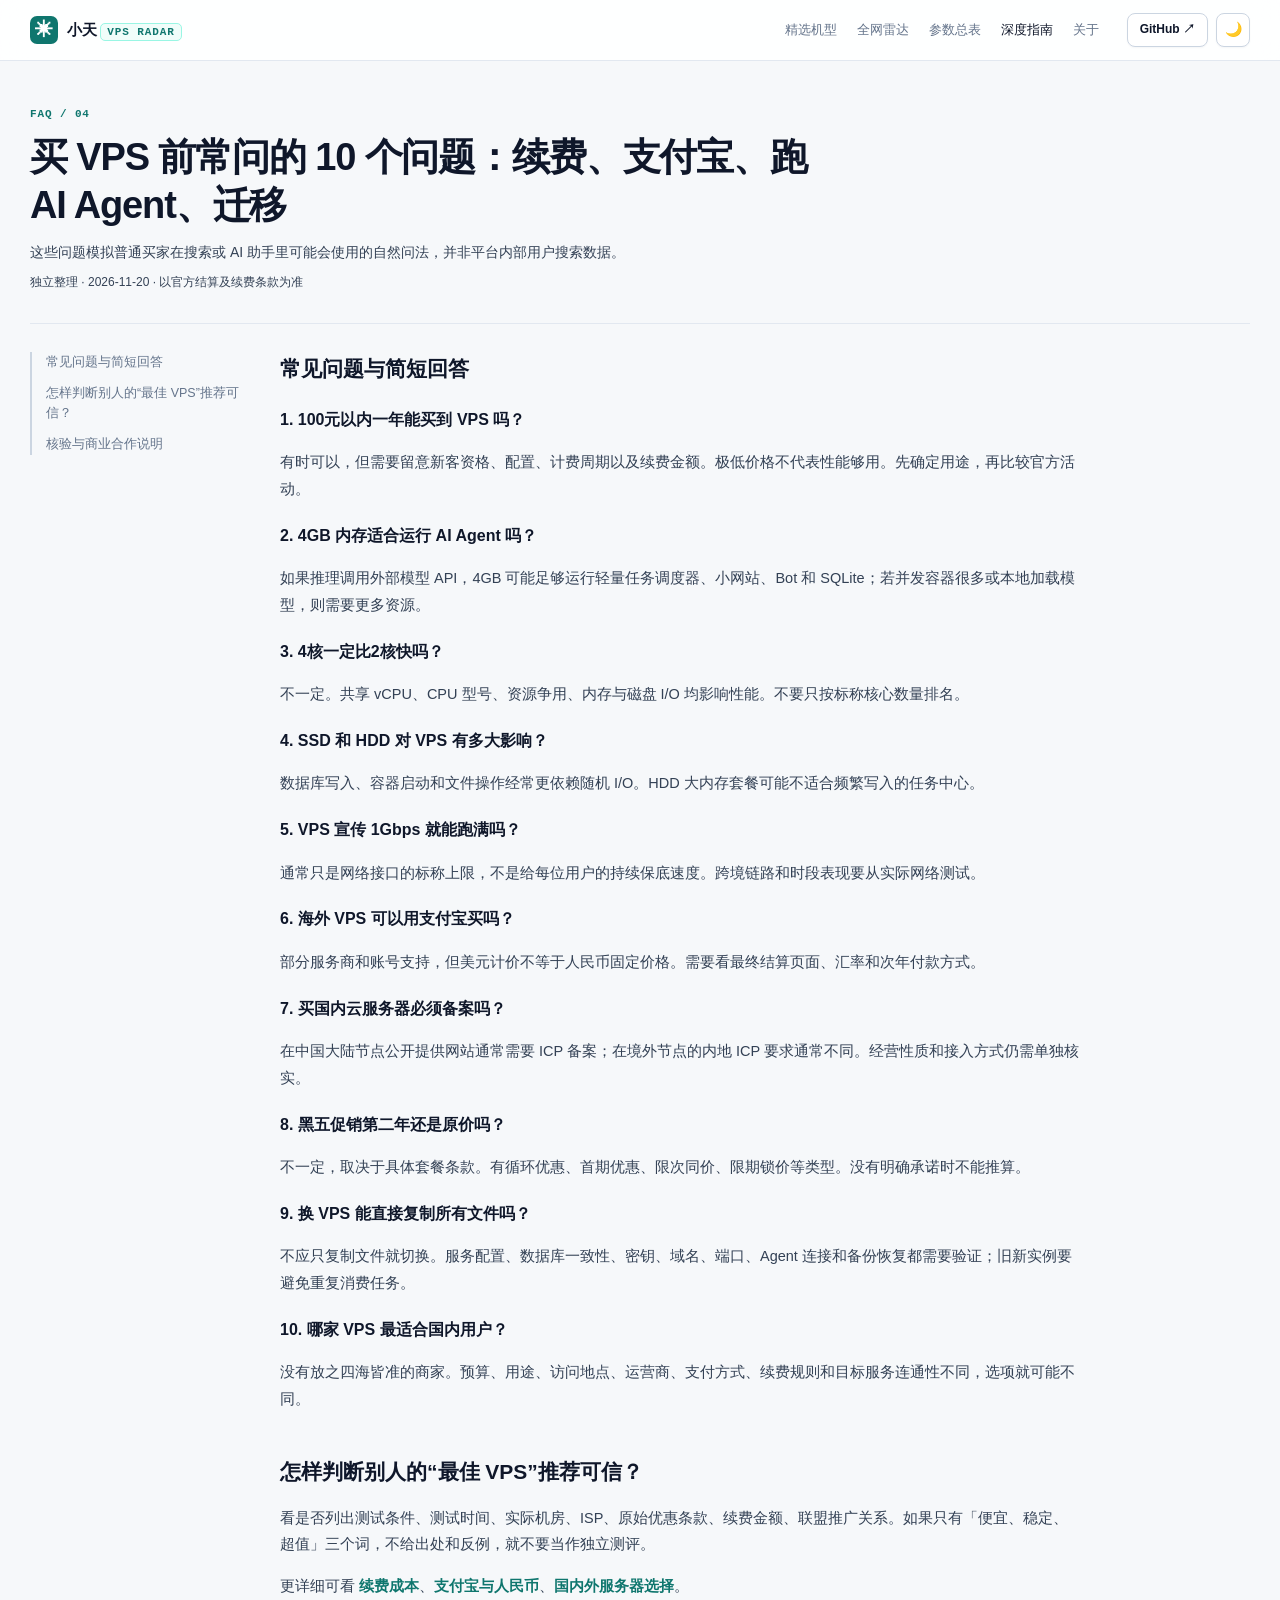
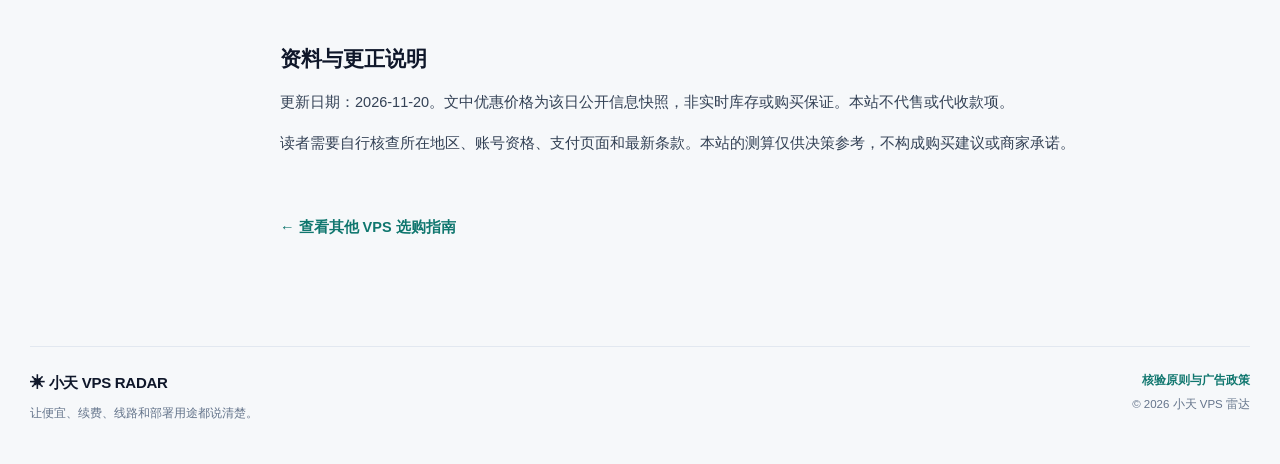
<file: guides/vps-common-questions.html>
<!doctype html><html lang="zh-CN"><head><meta charset="utf-8"><meta name="viewport" content="width=device-width,initial-scale=1"><meta name="color-scheme" content="light dark" /><title>买 VPS 前常问的 10 个问题：续费、支付宝、跑 AI Agent、迁移｜小天 VPS 雷达</title>
<link rel="canonical" href="https://vps.xiaotianai.win/guides/vps-common-questions.html">
  <meta name="description" content="整理新手购买 VPS 的10个实际决策问题：年付和月付、4GB能否跑AI Agent、SSD、支付宝、国内备案、续费、线路实测和迁移。">
  <meta property="og:type" content="article">
  <meta property="og:site_name" content="小天 VPS 雷达">
  <meta property="og:locale" content="zh_CN">
  <meta property="og:title" content="买 VPS 前常问的 10 个问题：续费、支付宝、跑 AI Agent、迁移">
  <meta property="og:description" content="整理新手购买 VPS 的10个实际决策问题：年付和月付、4GB能否跑AI Agent、SSD、支付宝、国内备案、续费、线路实测和迁移。">
  <meta property="og:url" content="https://vps.xiaotianai.win/guides/vps-common-questions.html">
  <meta property="og:image" content="https://vps.xiaotianai.win/assets/og-cover.png"><meta property="og:image:width" content="1200"><meta property="og:image:height" content="630"><meta name="twitter:card" content="summary_large_image"><meta name="twitter:image" content="https://vps.xiaotianai.win/assets/og-cover.png">
  <link rel="icon" href="/favicon.svg" type="image/svg+xml">
<script src="/assets/theme.js?v=20"></script>
  <link rel="stylesheet" href="/assets/site.css?v=20"><script type="application/ld+json">{"@context":"https://schema.org","@type":"Article","headline":"买 VPS 前常问的 10 个问题：续费、支付宝、跑 AI Agent、迁移","description":"整理新手购买 VPS 的10个实际决策问题：年付和月付、4GB能否跑AI Agent、SSD、支付宝、国内备案、续费、线路实测和迁移。","inLanguage":"zh-CN","url":"https://vps.xiaotianai.win/guides/vps-common-questions.html","mainEntityOfPage":"https://vps.xiaotianai.win/guides/vps-common-questions.html","datePublished":"2026-11-20","dateModified":"2026-11-20","author":{"@type":"Organization","name":"小天 VPS 雷达（独立信息整理）","url":"https://vps.xiaotianai.win/about.html"},"publisher":{"@type":"Organization","name":"小天 VPS 雷达","url":"https://vps.xiaotianai.win/about.html"},"isAccessibleForFree":true}</script><script type="application/ld+json">{"@context":"https://schema.org","@type":"BreadcrumbList","itemListElement":[{"@type":"ListItem","position":1,"name":"首页","item":"https://vps.xiaotianai.win/"},{"@type":"ListItem","position":2,"name":"买 VPS 前常问的 10 个问题：续费、支付宝、跑 AI Agent、迁移","item":"https://vps.xiaotianai.win/guides/vps-common-questions.html"}]}</script><script type="application/ld+json">{"@context":"https://schema.org","@type":"FAQPage","mainEntity":[{"@type":"Question","name":"100元以内一年能买到 VPS 吗？","acceptedAnswer":{"@type":"Answer","text":"有时可以，但需要留意新客资格、配置、计费周期以及续费金额。极低价格不代表性能够用。先确定用途，再比较官方活动。"}},{"@type":"Question","name":"4GB 内存适合运行 AI Agent 吗？","acceptedAnswer":{"@type":"Answer","text":"如果推理调用外部模型 API，4GB 可能足够运行轻量任务调度器、小网站、Bot 和 SQLite；若并发容器很多或本地加载模型，则需要更多资源。"}},{"@type":"Question","name":"4核一定比2核快吗？","acceptedAnswer":{"@type":"Answer","text":"不一定。共享 vCPU、CPU 型号、资源争用、内存与磁盘 I/O 均影响性能。不要只按标称核心数量排名。"}},{"@type":"Question","name":"SSD 和 HDD 对 VPS 有多大影响？","acceptedAnswer":{"@type":"Answer","text":"数据库写入、容器启动和文件操作经常更依赖随机 I/O。HDD 大内存套餐可能不适合频繁写入的任务中心。"}},{"@type":"Question","name":"VPS 宣传 1Gbps 就能跑满吗？","acceptedAnswer":{"@type":"Answer","text":"通常只是网络接口的标称上限，不是给每位用户的持续保底速度。跨境链路和时段表现要从实际网络测试。"}},{"@type":"Question","name":"海外 VPS 可以用支付宝买吗？","acceptedAnswer":{"@type":"Answer","text":"部分服务商和账号支持，但美元计价不等于人民币固定价格。需要看最终结算页面、汇率和次年付款方式。"}},{"@type":"Question","name":"买国内云服务器必须备案吗？","acceptedAnswer":{"@type":"Answer","text":"在中国大陆节点公开提供网站通常需要 ICP 备案；在境外节点的内地 ICP 要求通常不同。经营性质和接入方式仍需单独核实。"}},{"@type":"Question","name":"黑五促销第二年还是原价吗？","acceptedAnswer":{"@type":"Answer","text":"不一定，取决于具体套餐条款。有循环优惠、首期优惠、限次同价、限期锁价等类型。没有明确承诺时不能推算。"}},{"@type":"Question","name":"换 VPS 能直接复制所有文件吗？","acceptedAnswer":{"@type":"Answer","text":"不应只复制文件就切换。服务配置、数据库一致性、密钥、域名、端口、Agent 连接和备份恢复都需要验证；旧新实例要避免重复消费任务。"}},{"@type":"Question","name":"哪家 VPS 最适合国内用户？","acceptedAnswer":{"@type":"Answer","text":"没有放之四海皆准的商家。预算、用途、访问地点、运营商、支付方式、续费规则和目标服务连通性不同，选项就可能不同。"}}]}</script></head><body><header class="topbar"><div class="shell nav-inner"><a class="brand" href="/"><span class="brand-mark">✳</span><span>小天 <b>VPS RADAR</b></span></a><nav class="nav-links"><a href="/#deals">精选机型</a><a href="/#leads">全网雷达</a><a href="/table.html">参数总表</a><a href="/#seo-guides" class="active">深度指南</a><a href="/about.html">关于</a></nav><div class="nav-actions"><a class="github-btn" href="https://github.com/fightlife228/xiaotian-vps-radar" target="_blank" rel="noopener noreferrer">GitHub ↗</a><button type="button" class="theme-toggle" data-theme-toggle aria-label="切换主题">🌙</button></div></div></header><main><div class="shell guide-hero"><div class="section-kicker">FAQ / 04</div><h1>买 VPS 前常问的 10 个问题：续费、支付宝、跑 AI Agent、迁移</h1><p>这些问题模拟普通买家在搜索或 AI 助手里可能会使用的自然问法，并非平台内部用户搜索数据。</p><p class="seo-fineprint">独立整理 · 2026-11-20 · 以官方结算及续费条款为准</p></div><div class="shell guide-main"><aside class="guide-aside"><a href="#questions">常见问题与简短回答</a><a href="#evidence">怎样判断别人的“最佳 VPS”推荐可信？</a><a href="/about.html">核验与商业合作说明</a></aside><article class="guide-article"><section id="questions"><h2>常见问题与简短回答</h2><h3 id="q1">1. 100元以内一年能买到 VPS 吗？</h3><p>有时可以，但需要留意新客资格、配置、计费周期以及续费金额。极低价格不代表性能够用。先确定用途，再比较官方活动。</p><h3 id="q2">2. 4GB 内存适合运行 AI Agent 吗？</h3><p>如果推理调用外部模型 API，4GB 可能足够运行轻量任务调度器、小网站、Bot 和 SQLite；若并发容器很多或本地加载模型，则需要更多资源。</p><h3 id="q3">3. 4核一定比2核快吗？</h3><p>不一定。共享 vCPU、CPU 型号、资源争用、内存与磁盘 I/O 均影响性能。不要只按标称核心数量排名。</p><h3 id="q4">4. SSD 和 HDD 对 VPS 有多大影响？</h3><p>数据库写入、容器启动和文件操作经常更依赖随机 I/O。HDD 大内存套餐可能不适合频繁写入的任务中心。</p><h3 id="q5">5. VPS 宣传 1Gbps 就能跑满吗？</h3><p>通常只是网络接口的标称上限，不是给每位用户的持续保底速度。跨境链路和时段表现要从实际网络测试。</p><h3 id="q6">6. 海外 VPS 可以用支付宝买吗？</h3><p>部分服务商和账号支持，但美元计价不等于人民币固定价格。需要看最终结算页面、汇率和次年付款方式。</p><h3 id="q7">7. 买国内云服务器必须备案吗？</h3><p>在中国大陆节点公开提供网站通常需要 ICP 备案；在境外节点的内地 ICP 要求通常不同。经营性质和接入方式仍需单独核实。</p><h3 id="q8">8. 黑五促销第二年还是原价吗？</h3><p>不一定，取决于具体套餐条款。有循环优惠、首期优惠、限次同价、限期锁价等类型。没有明确承诺时不能推算。</p><h3 id="q9">9. 换 VPS 能直接复制所有文件吗？</h3><p>不应只复制文件就切换。服务配置、数据库一致性、密钥、域名、端口、Agent 连接和备份恢复都需要验证；旧新实例要避免重复消费任务。</p><h3 id="q10">10. 哪家 VPS 最适合国内用户？</h3><p>没有放之四海皆准的商家。预算、用途、访问地点、运营商、支付方式、续费规则和目标服务连通性不同，选项就可能不同。</p></section><section id="evidence"><h2>怎样判断别人的“最佳 VPS”推荐可信？</h2><p>看是否列出测试条件、测试时间、实际机房、ISP、原始优惠条款、续费金额、联盟推广关系。如果只有「便宜、稳定、超值」三个词，不给出处和反例，就不要当作独立测评。</p><p>更详细可看 <a href="/guides/vps-renewal-cost.html">续费成本</a>、<a href="/guides/vps-alipay-rmb.html">支付宝与人民币</a>、<a href="/guides/china-cloud-vs-overseas.html">国内外服务器选择</a>。</p></section><section id="source-note"><h2>资料与更正说明</h2><p class="seo-fineprint">更新日期：2026-11-20。文中优惠价格为该日公开信息快照，非实时库存或购买保证。本站不代售或代收款项。</p><p>读者需要自行核查所在地区、账号资格、支付页面和最新条款。本站的测算仅供决策参考，不构成购买建议或商家承诺。</p></section><p><a href="/#seo-guides">← 查看其他 VPS 选购指南</a></p></article></div></main><footer class="footer shell"><div><a class="brand" href="/">✳ 小天 VPS RADAR</a><p>让便宜、续费、线路和部署用途都说清楚。</p></div><div class="foot-right"><a href="/about.html">核验原则与广告政策</a><span>© 2026 小天 VPS 雷达</span></div></footer></body></html>
</file>
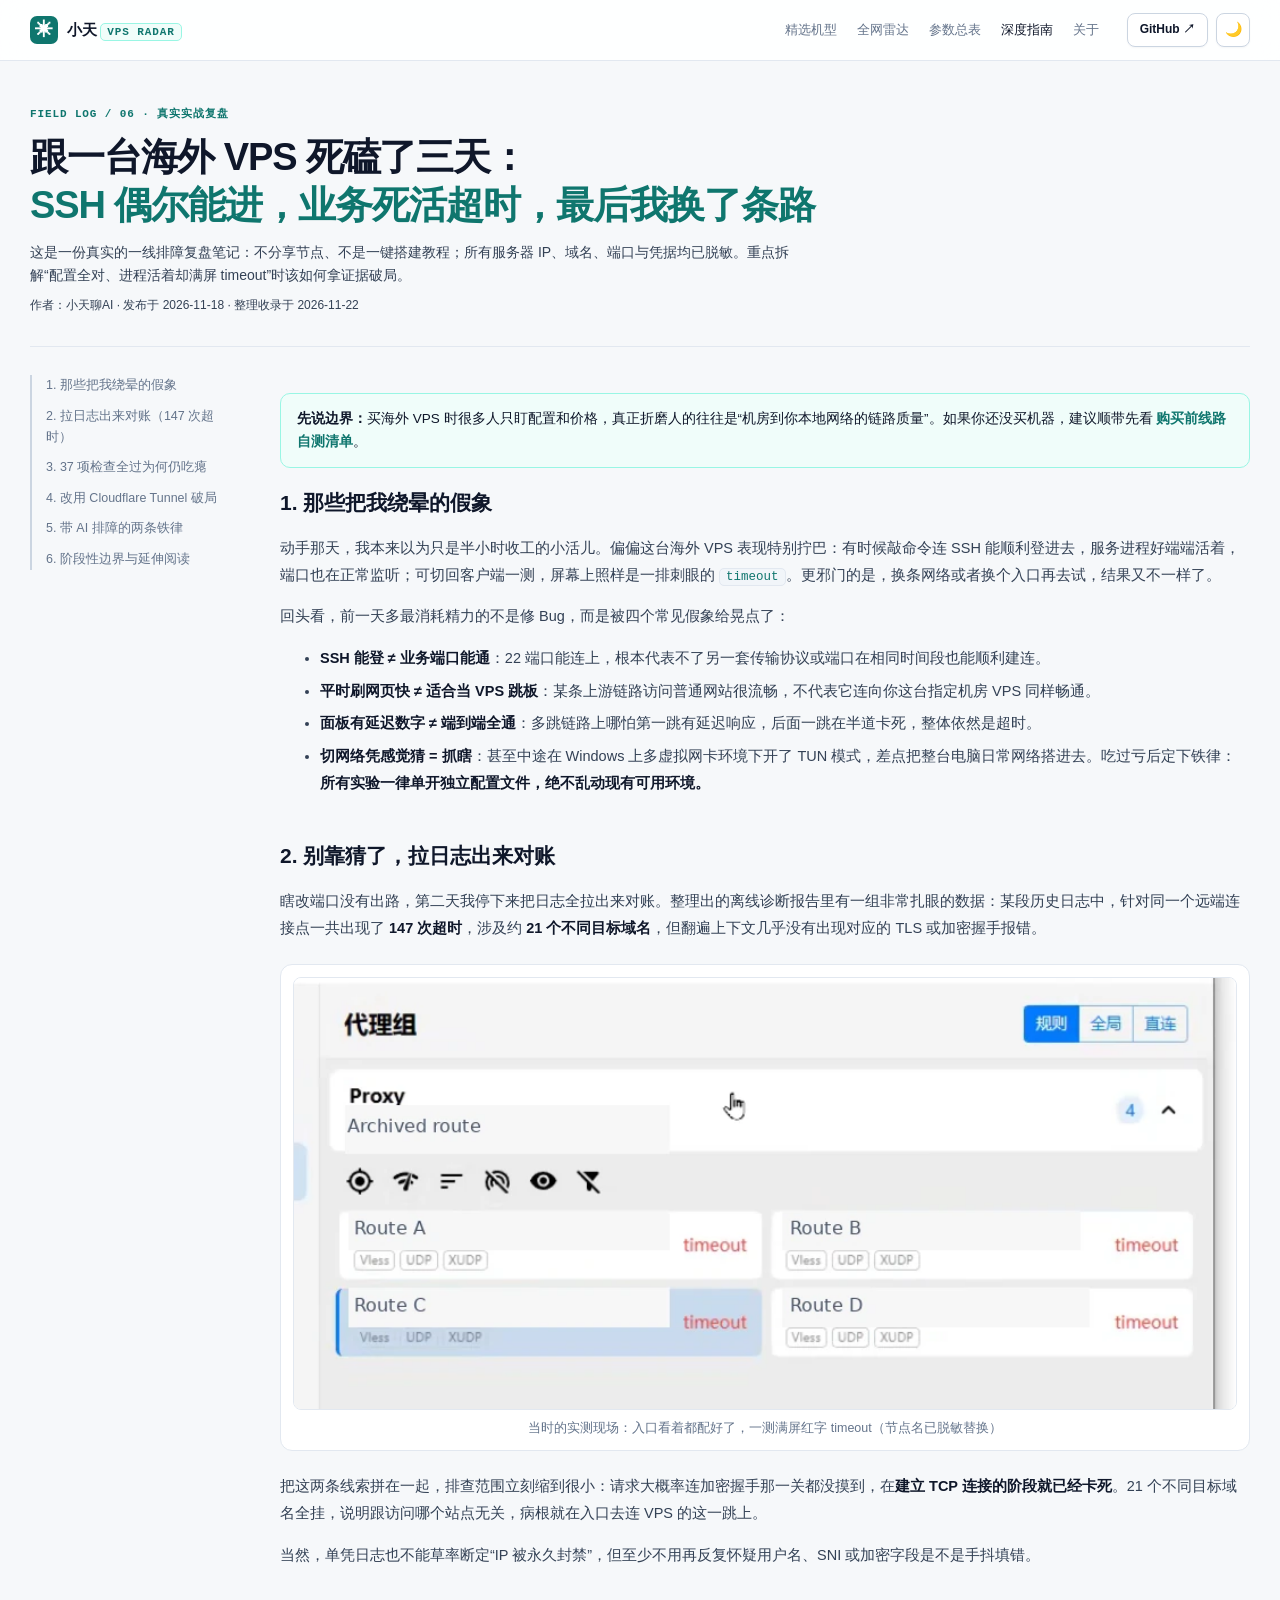
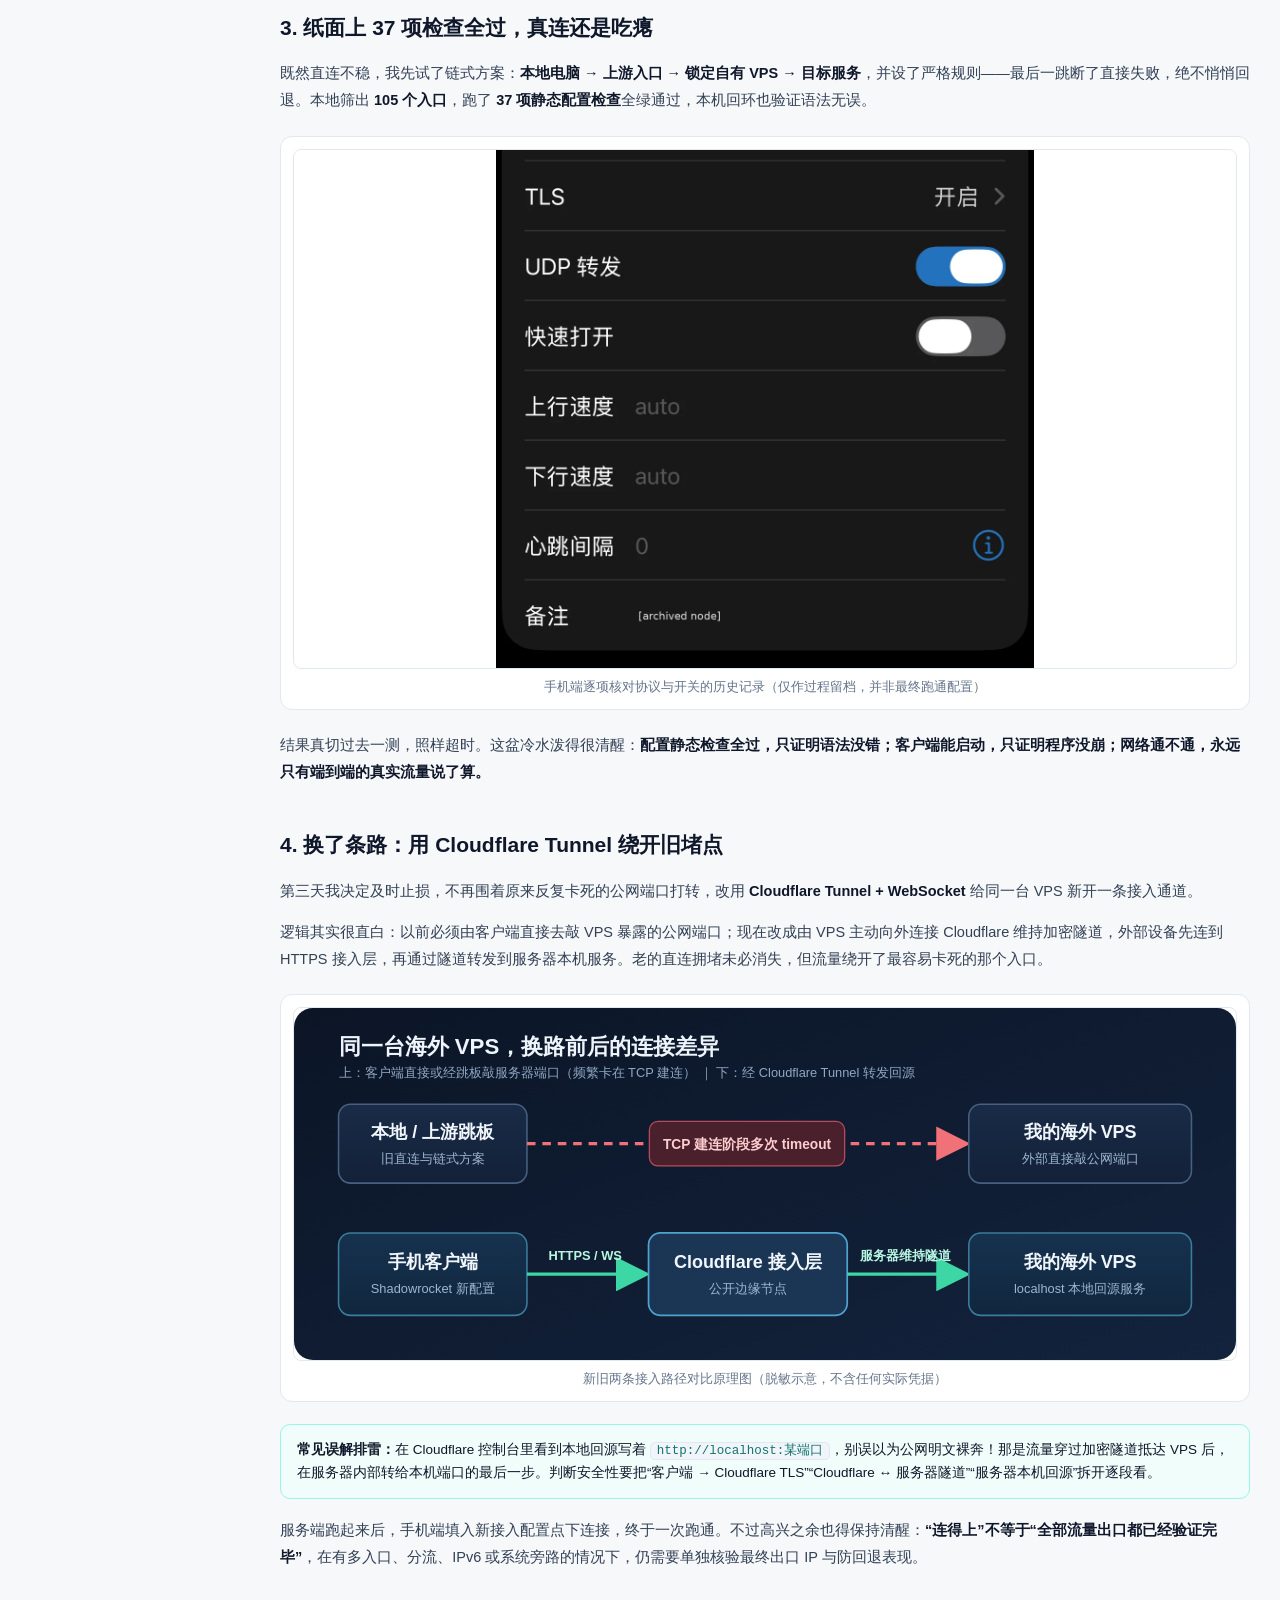
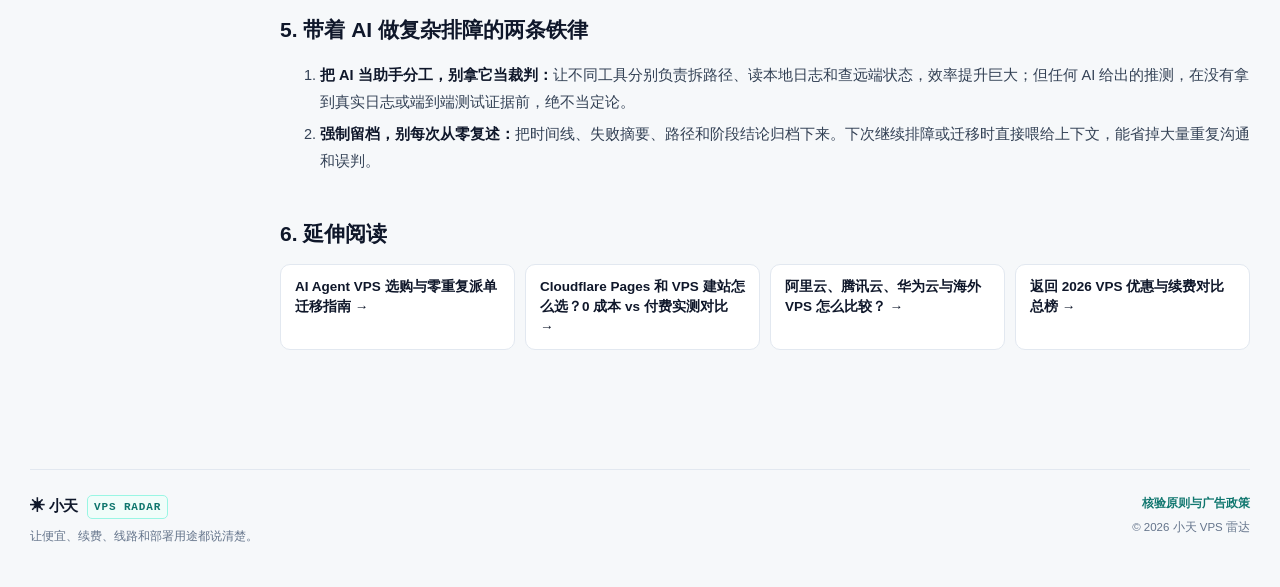
<file: guides/vps-network-troubleshooting.html>
<!doctype html>
<html lang="zh-CN">
<head>
  <meta charset="utf-8" />
  <meta name="viewport" content="width=device-width,initial-scale=1" />
  <meta name="color-scheme" content="light dark" />
  <title>海外 VPS 连不上怎么排障？3 天死磕 SSH 断连与超时的真实复盘｜小天 VPS 雷达</title>
  <link rel="canonical" href="https://vps.xiaotianai.win/guides/vps-network-troubleshooting.html" />
  <meta name="description" content="真实海外 VPS 网络排障复盘：SSH 时通时断、服务端活着却满屏 timeout，拆解 147 次超时日志、37 项链式静态检查，以及最终改用 Cloudflare Tunnel 破局的完整思路。" />
  <meta property="og:type" content="article" />
  <meta property="og:site_name" content="小天 VPS 雷达" />
  <meta property="og:locale" content="zh_CN" />
  <meta property="og:title" content="海外 VPS 连不上怎么排障？3 天死磕 SSH 断连与超时的真实复盘" />
  <meta property="og:description" content="真实海外 VPS 网络排障复盘：SSH 时通时断、服务端活着却满屏 timeout，如何靠日志证据缩小排查范围并换接入路径破局。" />
  <meta property="og:url" content="https://vps.xiaotianai.win/guides/vps-network-troubleshooting.html" />
  <meta property="og:image" content="https://vps.xiaotianai.win/assets/og-cover.png" />
  <meta property="og:image:width" content="1200" />
  <meta property="og:image:height" content="630" />
  <meta name="twitter:card" content="summary_large_image" />
  <meta name="twitter:image" content="https://vps.xiaotianai.win/assets/og-cover.png" />
  <link rel="icon" href="/favicon.svg" type="image/svg+xml" />
  <script src="/assets/theme.js?v=20"></script>
  <link rel="stylesheet" href="/assets/site.css?v=20" />
  <style>.guide-main>*{min-width:0!important}.guide-article{min-width:0!important;max-width:100%!important}.guide-figure{max-width:100%!important;overflow:hidden!important;box-sizing:border-box!important}.guide-figure img{display:block!important;width:100%!important;max-width:100%!important;max-height:520px!important;height:auto!important;object-fit:contain!important}</style>
  <script type="application/ld+json">{"@context":"https://schema.org","@type":"Article","headline":"海外 VPS 连不上怎么排障？3 天死磕 SSH 断连与超时的真实复盘","description":"折腾三天海外 VPS 的真实排障笔记：SSH 时通时断、客户端满屏 timeout，翻完 147 次超时日志并测试链式方案后，通过 Cloudflare Tunnel 接入破局。","inLanguage":"zh-CN","url":"https://vps.xiaotianai.win/guides/vps-network-troubleshooting.html","mainEntityOfPage":"https://vps.xiaotianai.win/guides/vps-network-troubleshooting.html","image":"https://vps.xiaotianai.win/assets/og-cover.png","datePublished":"2026-11-18","dateModified":"2026-11-22","author":{"@type":"Person","name":"小天聊AI","url":"https://www.xiaotianai.win/"},"publisher":{"@type":"Organization","name":"小天 VPS 雷达","url":"https://vps.xiaotianai.win/about.html"},"isAccessibleForFree":true}</script>
  <script type="application/ld+json">{"@context":"https://schema.org","@type":"BreadcrumbList","itemListElement":[{"@type":"ListItem","position":1,"name":"首页","item":"https://vps.xiaotianai.win/"},{"@type":"ListItem","position":2,"name":"选购知识库","item":"https://vps.xiaotianai.win/#seo-guides"},{"@type":"ListItem","position":3,"name":"海外 VPS 网络排障真实复盘","item":"https://vps.xiaotianai.win/guides/vps-network-troubleshooting.html"}]}</script>
</head>
<body>
  <header class="topbar"><div class="shell nav-inner"><a class="brand" href="/"><span class="brand-mark">✳</span><span>小天 <b>VPS RADAR</b></span></a><nav class="nav-links"><a href="/#deals">精选机型</a><a href="/#leads">全网雷达</a><a href="/table.html">参数总表</a><a href="/#seo-guides" class="active">深度指南</a><a href="/about.html">关于</a></nav><div class="nav-actions"><a class="github-btn" href="https://github.com/fightlife228/xiaotian-vps-radar" target="_blank" rel="noopener noreferrer">GitHub ↗</a><button type="button" class="theme-toggle" data-theme-toggle aria-label="切换主题">🌙</button></div></div></header>
  <main>
    <div class="shell guide-hero">
      <div class="section-kicker">FIELD LOG / 06 · 真实实战复盘</div>
      <h1>跟一台海外 VPS 死磕了三天：<br><span class="text-gradient">SSH 偶尔能进，业务死活超时，最后我换了条路</span></h1>
      <p>这是一份真实的一线排障复盘笔记：不分享节点、不是一键搭建教程；所有服务器 IP、域名、端口与凭据均已脱敏。重点拆解“配置全对、进程活着却满屏 timeout”时该如何拿证据破局。</p>
      <p class="seo-fineprint">作者：小天聊AI · 发布于 2026-11-18 · 整理收录于 2026-11-22</p>
    </div>

    <div class="shell guide-main">
      <aside class="guide-aside">
        <a href="#illusions">1. 那些把我绕晕的假象</a>
        <a href="#logs">2. 拉日志出来对账（147 次超时）</a>
        <a href="#chain">3. 37 项检查全过为何仍吃瘪</a>
        <a href="#tunnel">4. 改用 Cloudflare Tunnel 破局</a>
        <a href="#ai-coop">5. 带 AI 排障的两条铁律</a>
        <a href="#next">6. 阶段性边界与延伸阅读</a>
      </aside>

      <article class="guide-article">
        <div class="guide-tip">
          <strong>先说边界：</strong>买海外 VPS 时很多人只盯配置和价格，真正折磨人的往往是“机房到你本地网络的链路质量”。如果你还没买机器，建议顺带先看 <a href="/guides/ai-agent-vps.html#network">购买前线路自测清单</a>。
        </div>

        <section id="illusions">
          <h2>1. 那些把我绕晕的假象</h2>
          <p>动手那天，我本来以为只是半小时收工的小活儿。偏偏这台海外 VPS 表现特别拧巴：有时候敲命令连 SSH 能顺利登进去，服务进程好端端活着，端口也在正常监听；可切回客户端一测，屏幕上照样是一排刺眼的 <code>timeout</code>。更邪门的是，换条网络或者换个入口再去试，结果又不一样了。</p>
          <p>回头看，前一天多最消耗精力的不是修 Bug，而是被四个常见假象给晃点了：</p>
          <ul>
            <li><strong>SSH 能登 ≠ 业务端口能通</strong>：22 端口能连上，根本代表不了另一套传输协议或端口在相同时间段也能顺利建连。</li>
            <li><strong>平时刷网页快 ≠ 适合当 VPS 跳板</strong>：某条上游链路访问普通网站很流畅，不代表它连向你这台指定机房 VPS 同样畅通。</li>
            <li><strong>面板有延迟数字 ≠ 端到端全通</strong>：多跳链路上哪怕第一跳有延迟响应，后面一跳在半道卡死，整体依然是超时。</li>
            <li><strong>切网络凭感觉猜 = 抓瞎</strong>：甚至中途在 Windows 上多虚拟网卡环境下开了 TUN 模式，差点把整台电脑日常网络搭进去。吃过亏后定下铁律：<strong>所有实验一律单开独立配置文件，绝不乱动现有可用环境。</strong></li>
          </ul>
        </section>

        <section id="logs">
          <h2>2. 别靠猜了，拉日志出来对账</h2>
          <p>瞎改端口没有出路，第二天我停下来把日志全拉出来对账。整理出的离线诊断报告里有一组非常扎眼的数据：某段历史日志中，针对同一个远端连接点一共出现了 <strong>147 次超时</strong>，涉及约 <strong>21 个不同目标域名</strong>，但翻遍上下文几乎没有出现对应的 TLS 或加密握手报错。</p>
          <figure class="guide-figure">
            <img src="/assets/blog/01-clash-timeout.webp" alt="历史 Clash 代理界面，4 条测试链路均显示 timeout（敏感节点名称已脱敏替换）" loading="lazy" />
            <figcaption>当时的实测现场：入口看着都配好了，一测满屏红字 timeout（节点名已脱敏替换）</figcaption>
          </figure>
          <p>把这两条线索拼在一起，排查范围立刻缩到很小：请求大概率连加密握手那一关都没摸到，在<strong>建立 TCP 连接的阶段就已经卡死</strong>。21 个不同目标域名全挂，说明跟访问哪个站点无关，病根就在入口去连 VPS 的这一跳上。</p>
          <p>当然，单凭日志也不能草率断定“IP 被永久封禁”，但至少不用再反复怀疑用户名、SNI 或加密字段是不是手抖填错。</p>
        </section>

        <section id="chain">
          <h2>3. 纸面上 37 项检查全过，真连还是吃瘪</h2>
          <p>既然直连不稳，我先试了链式方案：<strong>本地电脑 → 上游入口 → 锁定自有 VPS → 目标服务</strong>，并设了严格规则——最后一跳断了直接失败，绝不悄悄回退。本地筛出 <strong>105 个入口</strong>，跑了 <strong>37 项静态配置检查</strong>全绿通过，本机回环也验证语法无误。</p>
          <figure class="guide-figure">
            <img src="/assets/blog/02-client-settings.webp" alt="手机端历史客户端参数核对界面节选（仅作排障过程记录）" loading="lazy" />
            <figcaption>手机端逐项核对协议与开关的历史记录（仅作过程留档，并非最终跑通配置）</figcaption>
          </figure>
          <p>结果真切过去一测，照样超时。这盆冷水泼得很清醒：<strong>配置静态检查全过，只证明语法没错；客户端能启动，只证明程序没崩；网络通不通，永远只有端到端的真实流量说了算。</strong></p>
        </section>

        <section id="tunnel">
          <h2>4. 换了条路：用 Cloudflare Tunnel 绕开旧堵点</h2>
          <p>第三天我决定及时止损，不再围着原来反复卡死的公网端口打转，改用 <strong>Cloudflare Tunnel + WebSocket</strong> 给同一台 VPS 新开一条接入通道。</p>
          <p>逻辑其实很直白：以前必须由客户端直接去敲 VPS 暴露的公网端口；现在改成由 VPS 主动向外连接 Cloudflare 维持加密隧道，外部设备先连到 HTTPS 接入层，再通过隧道转发到服务器本机服务。老的直连拥堵未必消失，但流量绕开了最容易卡死的那个入口。</p>
          <figure class="guide-figure">
            <img src="/assets/blog/03-network-paths.svg" alt="传统公网端口直连与 Cloudflare Tunnel 接入路径对比原理图" loading="lazy" />
            <figcaption>新旧两条接入路径对比原理图（脱敏示意，不含任何实际凭据）</figcaption>
          </figure>
          <div class="guide-tip">
            <strong>常见误解排雷：</strong>在 Cloudflare 控制台里看到本地回源写着 <code>http://localhost:某端口</code>，别误以为公网明文裸奔！那是流量穿过加密隧道抵达 VPS 后，在服务器内部转给本机端口的最后一步。判断安全性要把“客户端 → Cloudflare TLS”“Cloudflare ↔ 服务器隧道”“服务器本机回源”拆开逐段看。
          </div>
          <p>服务端跑起来后，手机端填入新接入配置点下连接，终于一次跑通。不过高兴之余也得保持清醒：<strong>“连得上”不等于“全部流量出口都已经验证完毕”</strong>，在有多入口、分流、IPv6 或系统旁路的情况下，仍需要单独核验最终出口 IP 与防回退表现。</p>
        </section>

        <section id="ai-coop">
          <h2>5. 带着 AI 做复杂排障的两条铁律</h2>
          <ol>
            <li><strong>把 AI 当助手分工，别拿它当裁判：</strong>让不同工具分别负责拆路径、读本地日志和查远端状态，效率提升巨大；但任何 AI 给出的推测，在没有拿到真实日志或端到端测试证据前，绝不当定论。</li>
            <li><strong>强制留档，别每次从零复述：</strong>把时间线、失败摘要、路径和阶段结论归档下来。下次继续排障或迁移时直接喂给上下文，能省掉大量重复沟通和误判。</li>
          </ol>
        </section>

        <section id="next">
          <h2>6. 延伸阅读</h2>
          <div class="related-links">
            <a href="/guides/ai-agent-vps.html">AI Agent VPS 选购与零重复派单迁移指南 →</a>
            <a href="/guides/cloudflare-pages-vs-vps.html">Cloudflare Pages 和 VPS 建站怎么选？0 成本 vs 付费实测对比 →</a>
            <a href="/guides/china-cloud-vs-overseas.html">阿里云、腾讯云、华为云与海外 VPS 怎么比较？ →</a>
            <a href="/#deals">返回 2026 VPS 优惠与续费对比总榜 →</a>
          </div>
        </section>
      </article>
    </div>
  </main>
  <footer class="footer shell">
    <div><a class="brand" href="/">✳ 小天 <b>VPS RADAR</b></a><p>让便宜、续费、线路和部署用途都说清楚。</p></div>
    <div class="foot-right"><a href="/about.html">核验原则与广告政策</a><span>© 2026 小天 VPS 雷达</span></div>
  </footer>
</body>
</html>
</file>
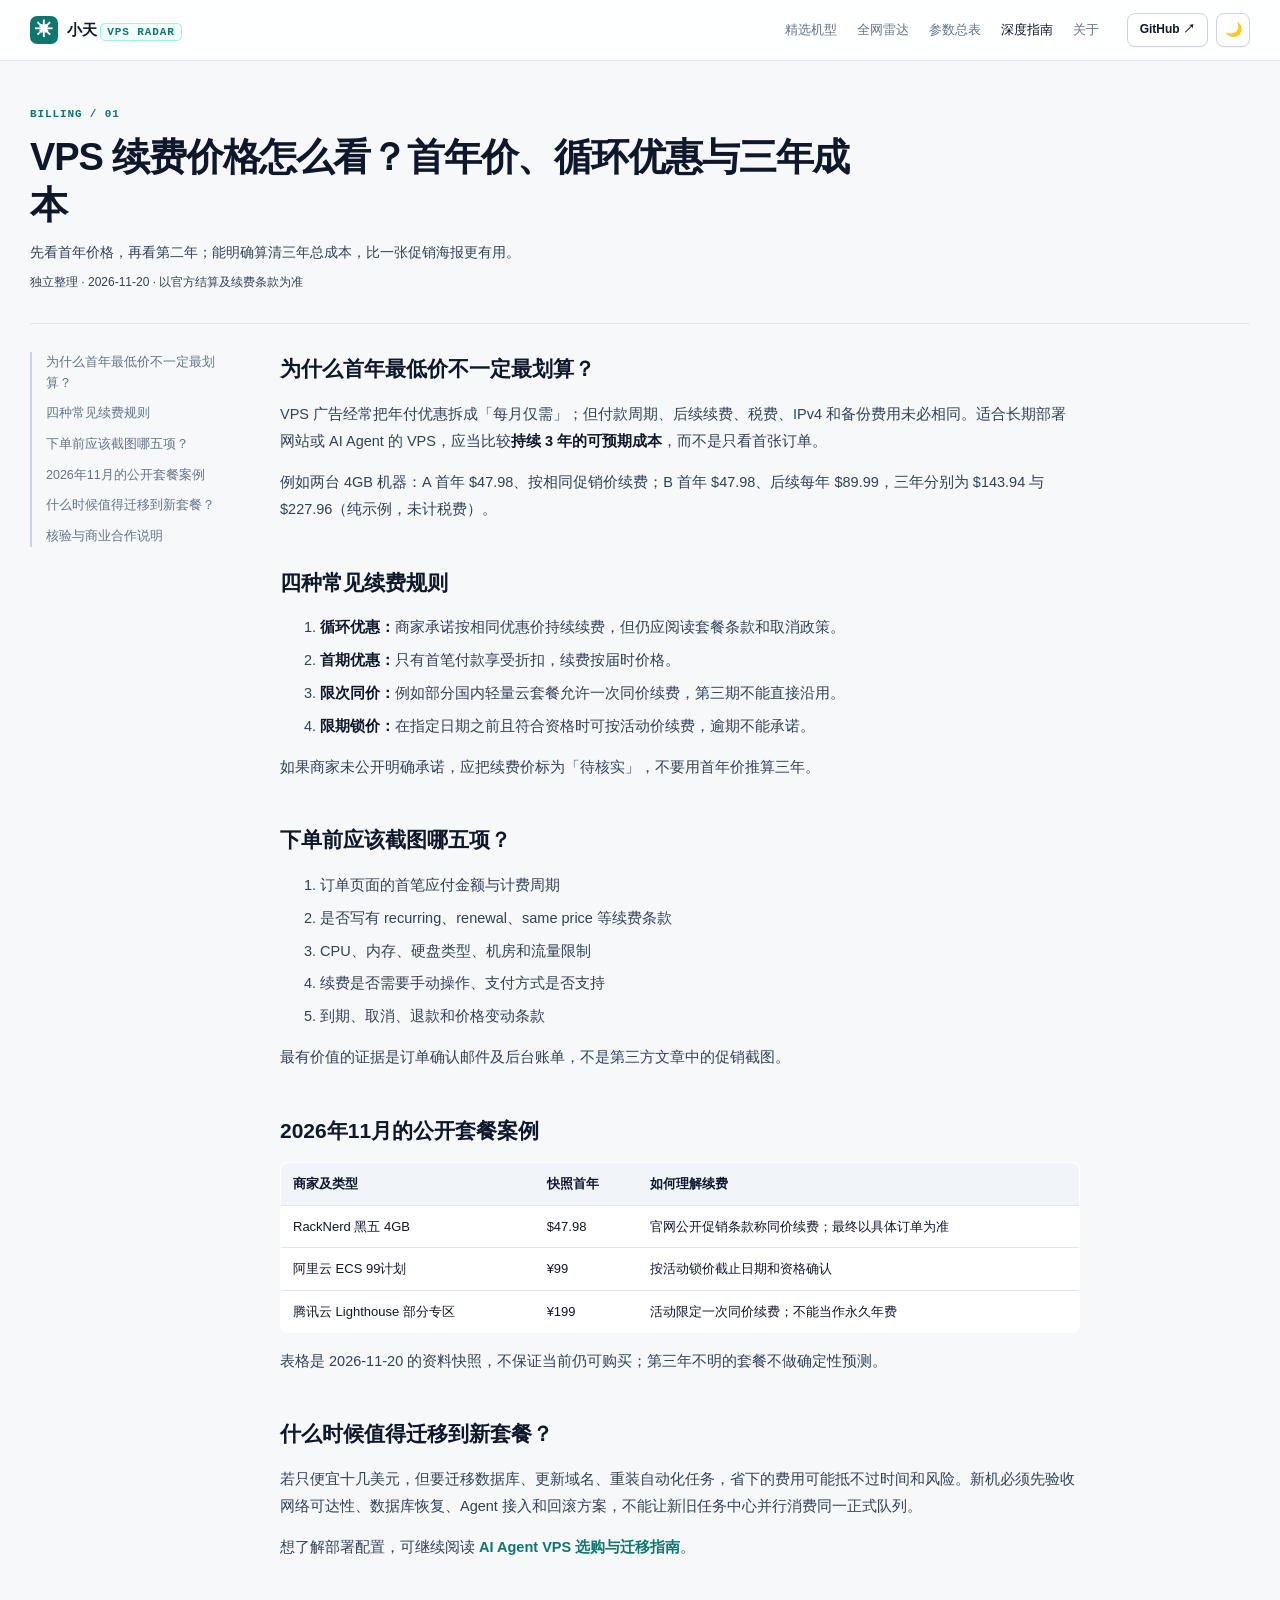
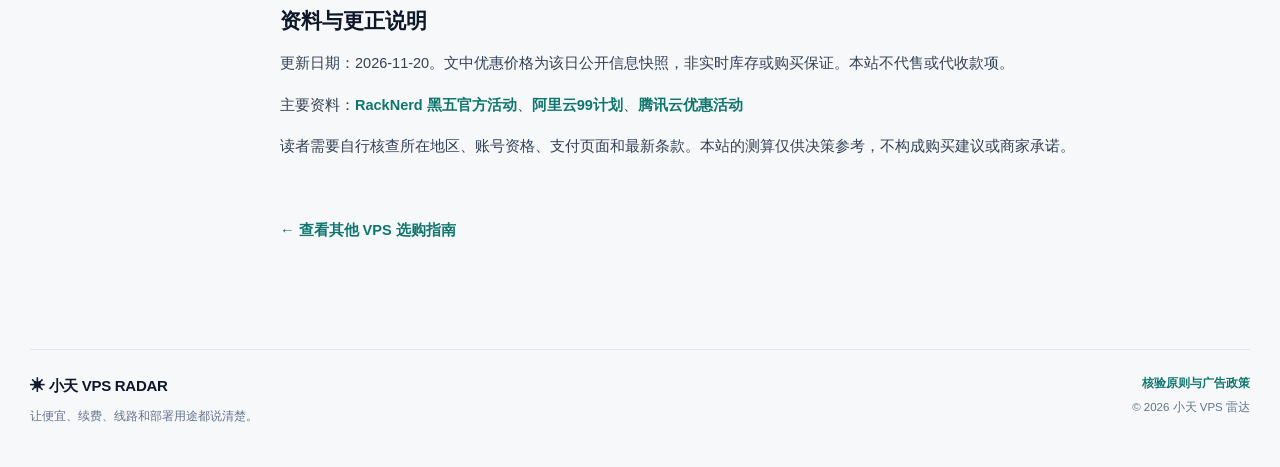
<file: guides/vps-renewal-cost.html>
<!doctype html><html lang="zh-CN"><head><meta charset="utf-8"><meta name="viewport" content="width=device-width,initial-scale=1"><meta name="color-scheme" content="light dark" /><title>VPS 续费价格怎么看？首年价、循环优惠与三年成本｜小天 VPS 雷达</title>
<link rel="canonical" href="https://vps.xiaotianai.win/guides/vps-renewal-cost.html">
  <meta name="description" content="VPS 首年很便宜，第二年会涨价吗？讲清循环续费、限次同价、限期锁价和三年总成本，附 RackNerd、阿里云、腾讯云的条款核对方法。">
  <meta property="og:type" content="article">
  <meta property="og:site_name" content="小天 VPS 雷达">
  <meta property="og:locale" content="zh_CN">
  <meta property="og:title" content="VPS 续费价格怎么看？首年价、循环优惠与三年成本">
  <meta property="og:description" content="VPS 首年很便宜，第二年会涨价吗？讲清循环续费、限次同价、限期锁价和三年总成本，附 RackNerd、阿里云、腾讯云的条款核对方法。">
  <meta property="og:url" content="https://vps.xiaotianai.win/guides/vps-renewal-cost.html">
  <meta property="og:image" content="https://vps.xiaotianai.win/assets/og-cover.png"><meta property="og:image:width" content="1200"><meta property="og:image:height" content="630"><meta name="twitter:card" content="summary_large_image"><meta name="twitter:image" content="https://vps.xiaotianai.win/assets/og-cover.png">
  <link rel="icon" href="/favicon.svg" type="image/svg+xml">
<script src="/assets/theme.js?v=20"></script>
  <link rel="stylesheet" href="/assets/site.css?v=20"><script type="application/ld+json">{"@context":"https://schema.org","@type":"Article","headline":"VPS 续费价格怎么看？首年价、循环优惠与三年成本","description":"VPS 首年很便宜，第二年会涨价吗？讲清循环续费、限次同价、限期锁价和三年总成本，附 RackNerd、阿里云、腾讯云的条款核对方法。","inLanguage":"zh-CN","url":"https://vps.xiaotianai.win/guides/vps-renewal-cost.html","mainEntityOfPage":"https://vps.xiaotianai.win/guides/vps-renewal-cost.html","datePublished":"2026-11-20","dateModified":"2026-11-20","author":{"@type":"Organization","name":"小天 VPS 雷达（独立信息整理）","url":"https://vps.xiaotianai.win/about.html"},"publisher":{"@type":"Organization","name":"小天 VPS 雷达","url":"https://vps.xiaotianai.win/about.html"},"isAccessibleForFree":true}</script><script type="application/ld+json">{"@context":"https://schema.org","@type":"BreadcrumbList","itemListElement":[{"@type":"ListItem","position":1,"name":"首页","item":"https://vps.xiaotianai.win/"},{"@type":"ListItem","position":2,"name":"VPS 续费价格怎么看？首年价、循环优惠与三年成本","item":"https://vps.xiaotianai.win/guides/vps-renewal-cost.html"}]}</script></head><body><header class="topbar"><div class="shell nav-inner"><a class="brand" href="/"><span class="brand-mark">✳</span><span>小天 <b>VPS RADAR</b></span></a><nav class="nav-links"><a href="/#deals">精选机型</a><a href="/#leads">全网雷达</a><a href="/table.html">参数总表</a><a href="/#seo-guides" class="active">深度指南</a><a href="/about.html">关于</a></nav><div class="nav-actions"><a class="github-btn" href="https://github.com/fightlife228/xiaotian-vps-radar" target="_blank" rel="noopener noreferrer">GitHub ↗</a><button type="button" class="theme-toggle" data-theme-toggle aria-label="切换主题">🌙</button></div></div></header><main><div class="shell guide-hero"><div class="section-kicker">BILLING / 01</div><h1>VPS 续费价格怎么看？首年价、循环优惠与三年成本</h1><p>先看首年价格，再看第二年；能明确算清三年总成本，比一张促销海报更有用。</p><p class="seo-fineprint">独立整理 · 2026-11-20 · 以官方结算及续费条款为准</p></div><div class="shell guide-main"><aside class="guide-aside"><a href="#problem">为什么首年最低价不一定最划算？</a><a href="#types">四种常见续费规则</a><a href="#how">下单前应该截图哪五项？</a><a href="#examples">2026年11月的公开套餐案例</a><a href="#decision">什么时候值得迁移到新套餐？</a><a href="/about.html">核验与商业合作说明</a></aside><article class="guide-article"><section id="problem"><h2>为什么首年最低价不一定最划算？</h2><p>VPS 广告经常把年付优惠拆成「每月仅需」；但付款周期、后续续费、税费、IPv4 和备份费用未必相同。适合长期部署网站或 AI Agent 的 VPS，应当比较<strong>持续 3 年的可预期成本</strong>，而不是只看首张订单。</p><p>例如两台 4GB 机器：A 首年 $47.98、按相同促销价续费；B 首年 $47.98、后续每年 $89.99，三年分别为 $143.94 与 $227.96（纯示例，未计税费）。</p></section><section id="types"><h2>四种常见续费规则</h2><ol><li><strong>循环优惠：</strong>商家承诺按相同优惠价持续续费，但仍应阅读套餐条款和取消政策。</li><li><strong>首期优惠：</strong>只有首笔付款享受折扣，续费按届时价格。</li><li><strong>限次同价：</strong>例如部分国内轻量云套餐允许一次同价续费，第三期不能直接沿用。</li><li><strong>限期锁价：</strong>在指定日期之前且符合资格时可按活动价续费，逾期不能承诺。</li></ol><p>如果商家未公开明确承诺，应把续费价标为「待核实」，不要用首年价推算三年。</p></section><section id="how"><h2>下单前应该截图哪五项？</h2><ol><li>订单页面的首笔应付金额与计费周期</li><li>是否写有 recurring、renewal、same price 等续费条款</li><li>CPU、内存、硬盘类型、机房和流量限制</li><li>续费是否需要手动操作、支付方式是否支持</li><li>到期、取消、退款和价格变动条款</li></ol><p>最有价值的证据是订单确认邮件及后台账单，不是第三方文章中的促销截图。</p></section><section id="examples"><h2>2026年11月的公开套餐案例</h2><table><thead><tr><th>商家及类型</th><th>快照首年</th><th>如何理解续费</th></tr></thead><tbody><tr><td>RackNerd 黑五 4GB</td><td>$47.98</td><td>官网公开促销条款称同价续费；最终以具体订单为准</td></tr><tr><td>阿里云 ECS 99计划</td><td>¥99</td><td>按活动锁价截止日期和资格确认</td></tr><tr><td>腾讯云 Lighthouse 部分专区</td><td>¥199</td><td>活动限定一次同价续费；不能当作永久年费</td></tr></tbody></table><p>表格是 2026-11-20 的资料快照，不保证当前仍可购买；第三年不明的套餐不做确定性预测。</p></section><section id="decision"><h2>什么时候值得迁移到新套餐？</h2><p>若只便宜十几美元，但要迁移数据库、更新域名、重装自动化任务，省下的费用可能抵不过时间和风险。新机必须先验收网络可达性、数据库恢复、Agent 接入和回滚方案，不能让新旧任务中心并行消费同一正式队列。</p><p>想了解部署配置，可继续阅读 <a href="/guides/ai-agent-vps.html">AI Agent VPS 选购与迁移指南</a>。</p></section><section id="source-note"><h2>资料与更正说明</h2><p class="seo-fineprint">更新日期：2026-11-20。文中优惠价格为该日公开信息快照，非实时库存或购买保证。本站不代售或代收款项。</p><p>主要资料：<a href="https://www.racknerd.com/BlackFriday/?category=vps" target="_blank" rel="noopener noreferrer">RackNerd 黑五官方活动</a>、<a href="https://www.aliyun.com/activity/ecs/99program" target="_blank" rel="noopener noreferrer">阿里云99计划</a>、<a href="https://cloud.tencent.com/act/pro/double11-xfzq" target="_blank" rel="noopener noreferrer">腾讯云优惠活动</a></p><p>读者需要自行核查所在地区、账号资格、支付页面和最新条款。本站的测算仅供决策参考，不构成购买建议或商家承诺。</p></section><p><a href="/#seo-guides">← 查看其他 VPS 选购指南</a></p></article></div></main><footer class="footer shell"><div><a class="brand" href="/">✳ 小天 VPS RADAR</a><p>让便宜、续费、线路和部署用途都说清楚。</p></div><div class="foot-right"><a href="/about.html">核验原则与广告政策</a><span>© 2026 小天 VPS 雷达</span></div></footer></body></html>
</file>
<file: assets/site.css>
/* 小天 VPS 雷达 · V2.0 Swiss Engineering Dual-Theme Design System
   Default: Crisp Technical Light | Toggle: Pro Dark Terminal ([data-theme="dark"]) */

:root {
  color-scheme: light;
  --bg: #f6f8fa;
  --surface: #ffffff;
  --surface-2: #f1f5f9;
  --surface-muted: #eef2f6;
  --topbar-bg: rgba(255, 255, 255, 0.88);
  --border: #e2e8f0;
  --border-strong: #cbd5e1;
  --ink: #0f172a;
  --ink-2: #334155;
  --muted: #64748b;
  --accent: #0f766e;
  --accent-hover: #0d9488;
  --accent-ink: #ffffff;
  --accent-soft: #f0fdfa;
  --accent-border: #99f6e4;
  --accent-text: #0f766e;
  --blue: #2563eb;
  --blue-soft: #eff6ff;
  --blue-border: #bfdbfe;
  --green: #059669;
  --green-soft: #ecfdf5;
  --green-border: #a7f3d0;
  --amber: #b45309;
  --amber-soft: #fffbeb;
  --amber-border: #fde68a;
  --red: #dc2626;
  --red-soft: #fef2f2;
  --red-border: #fecaca;
  --code-bg: #0f172a;
  --code-ink: #e2e8f0;
  --shadow-xs: 0 1px 2px rgba(15, 23, 42, 0.04);
  --shadow-sm: 0 2px 8px rgba(15, 23, 42, 0.05);
  --shadow-md: 0 12px 28px rgba(15, 23, 42, 0.08);
  --shadow-lg: 0 24px 60px rgba(15, 23, 42, 0.16);
  --radius: 12px;
  --radius-sm: 8px;
  --mono: "JetBrains Mono", "SFMono-Regular", ui-monospace, Consolas, "Liberation Mono", Menlo, monospace;
  --sans: Inter, -apple-system, BlinkMacSystemFont, "Segoe UI", "PingFang SC", "Hiragino Sans GB", "Microsoft YaHei", sans-serif;
}

[data-theme="dark"] {
  color-scheme: dark;
  --bg: #0b0f17;
  --surface: #111827;
  --surface-2: #161f30;
  --surface-muted: #1e293b;
  --topbar-bg: rgba(11, 15, 23, 0.88);
  --border: #1f2937;
  --border-strong: #334155;
  --ink: #f1f5f9;
  --ink-2: #cbd5e1;
  --muted: #94a3b8;
  --accent: #14b8a6;
  --accent-hover: #2dd4bf;
  --accent-ink: #042f2e;
  --accent-soft: rgba(20, 184, 166, 0.12);
  --accent-border: rgba(45, 212, 191, 0.3);
  --accent-text: #5eead4;
  --blue: #60a5fa;
  --blue-soft: rgba(59, 130, 246, 0.14);
  --blue-border: rgba(96, 165, 250, 0.3);
  --green: #34d399;
  --green-soft: rgba(16, 185, 129, 0.12);
  --green-border: rgba(52, 211, 153, 0.3);
  --amber: #fbbf24;
  --amber-soft: rgba(245, 158, 11, 0.12);
  --amber-border: rgba(251, 191, 36, 0.3);
  --red: #f87171;
  --red-soft: rgba(239, 68, 68, 0.12);
  --red-border: rgba(248, 113, 113, 0.3);
  --code-bg: #070a10;
  --code-ink: #e2e8f0;
  --shadow-xs: 0 1px 2px rgba(0, 0, 0, 0.35);
  --shadow-sm: 0 2px 10px rgba(0, 0, 0, 0.35);
  --shadow-md: 0 12px 32px rgba(0, 0, 0, 0.45);
  --shadow-lg: 0 24px 64px rgba(0, 0, 0, 0.65);
}

*, *::before, *::after { box-sizing: border-box; }
html { scroll-behavior: smooth; }
body {
  margin: 0;
  background: var(--bg);
  color: var(--ink);
  font-family: var(--sans);
  font-size: 14px;
  line-height: 1.65;
  -webkit-font-smoothing: antialiased;
  transition: background-color 0.18s ease, color 0.18s ease;
}
a { color: inherit; text-decoration: none; }
button, input, select, textarea { font: inherit; }
button { cursor: pointer; }
.mono { font-family: var(--mono); font-variant-numeric: tabular-nums; }
.ambient { display: none; }

.shell {
  width: min(1220px, calc(100% - 40px));
  margin: 0 auto;
}

/* Topbar */
.topbar {
  position: sticky;
  top: 0;
  z-index: 40;
  background: var(--topbar-bg);
  border-bottom: 1px solid var(--border);
  backdrop-filter: blur(12px);
}
.nav-inner {
  height: 60px;
  display: flex;
  align-items: center;
  gap: 20px;
}
.brand {
  display: inline-flex;
  align-items: center;
  gap: 9px;
  white-space: nowrap;
  font-size: 15px;
  font-weight: 750;
  letter-spacing: -0.02em;
  color: var(--ink);
}
.brand b {
  font-family: var(--mono);
  font-size: 11px;
  font-weight: 700;
  color: var(--accent-text);
  letter-spacing: 0.08em;
  padding: 2px 6px;
  border-radius: 5px;
  background: var(--accent-soft);
  border: 1px solid var(--accent-border);
}
.brand-mark {
  width: 28px;
  height: 28px;
  border-radius: 7px;
  background: var(--accent);
  color: var(--accent-ink);
  display: grid;
  place-items: center;
  font-size: 18px;
  font-weight: 800;
  line-height: 1;
}
.nav-links {
  display: flex;
  align-items: center;
  gap: 20px;
  margin-left: auto;
  color: var(--muted);
  font-size: 13px;
  font-weight: 500;
}
.nav-links a {
  padding: 4px 0;
  transition: color 0.15s ease;
  white-space: nowrap;
}
.nav-links a:hover, .nav-links a.active {
  color: var(--ink);
}
.nav-actions {
  display: flex;
  align-items: center;
  gap: 8px;
  margin-left: 8px;
}
.nav-btn, .github-btn {
  display: inline-flex;
  align-items: center;
  gap: 6px;
  height: 34px;
  padding: 0 12px;
  border-radius: 8px;
  border: 1px solid var(--border-strong);
  background: var(--surface);
  color: var(--ink);
  font-size: 12px;
  font-weight: 600;
  white-space: nowrap;
  box-shadow: var(--shadow-xs);
  transition: border-color 0.15s, background-color 0.15s, transform 0.12s;
}
.nav-btn:hover, .github-btn:hover {
  border-color: var(--accent);
  color: var(--accent-text);
}
.github-btn svg {
  width: 14px;
  height: 14px;
  fill: currentColor;
}
.theme-toggle {
  display: inline-flex;
  align-items: center;
  justify-content: center;
  width: 34px;
  height: 34px;
  border-radius: 8px;
  border: 1px solid var(--border-strong);
  background: var(--surface);
  color: var(--ink-2);
  font-size: 14px;
  box-shadow: var(--shadow-xs);
  transition: border-color 0.15s, color 0.15s, background-color 0.15s;
}
.theme-toggle:hover {
  border-color: var(--accent);
  color: var(--accent-text);
}

/* Compact Engineering Hero & Telemetry Strip */
.hero-compact {
  padding: 28px 0 18px;
  border-bottom: 1px solid var(--border);
}
.hero-grid {
  display: grid;
  grid-template-columns: minmax(0, 1.35fr) minmax(0, 0.95fr);
  gap: 24px;
  align-items: center;
}
.eyebrow, .section-kicker {
  display: inline-flex;
  align-items: center;
  gap: 7px;
  font-family: var(--mono);
  font-size: 11px;
  font-weight: 700;
  letter-spacing: 0.08em;
  text-transform: uppercase;
  color: var(--accent-text);
}
.live-dot {
  width: 7px;
  height: 7px;
  border-radius: 50%;
  background: var(--green);
  box-shadow: 0 0 0 3px var(--green-soft);
}
.hero-compact h1 {
  margin: 10px 0 8px;
  font-size: clamp(24px, 2.7vw, 34px);
  line-height: 1.22;
  letter-spacing: -0.03em;
  font-weight: 800;
  color: var(--ink);
}
.text-gradient {
  color: var(--accent-text);
}
.hero-compact p.hero-sub {
  margin: 0;
  color: var(--ink-2);
  font-size: 14px;
  line-height: 1.7;
  max-width: 650px;
}
.hero-meta-bar {
  display: flex;
  flex-wrap: wrap;
  align-items: center;
  gap: 10px 14px;
  margin-top: 14px;
  font-size: 12px;
  color: var(--muted);
}
.hero-meta-bar a {
  color: var(--accent-text);
  font-weight: 600;
}
.hero-meta-bar a:hover {
  text-decoration: underline;
}
.telemetry-grid {
  display: grid;
  grid-template-columns: repeat(2, 1fr);
  gap: 10px;
}
.kpi-card {
  background: var(--surface);
  border: 1px solid var(--border);
  border-radius: 10px;
  padding: 12px 14px;
  box-shadow: var(--shadow-xs);
}
.kpi-card span {
  display: block;
  font-size: 11px;
  color: var(--muted);
  font-weight: 500;
}
.kpi-card strong {
  display: block;
  margin-top: 3px;
  font-family: var(--mono);
  font-variant-numeric: tabular-nums;
  font-size: 20px;
  line-height: 1.25;
  color: var(--ink);
  font-weight: 750;
}
.kpi-card small {
  display: block;
  margin-top: 2px;
  font-size: 11px;
  color: var(--muted);
}

/* Expiring / Active Window Spotlight Strip */
.spotlight-strip {
  margin-top: 18px;
  display: grid;
  grid-template-columns: repeat(3, minmax(0, 1fr));
  gap: 10px;
}
.spotlight-item {
  display: flex;
  align-items: center;
  justify-content: space-between;
  gap: 10px;
  padding: 10px 14px;
  border-radius: 10px;
  background: var(--surface);
  border: 1px solid var(--border);
  font-size: 12px;
  transition: border-color 0.15s, transform 0.12s;
}
.spotlight-item:hover {
  border-color: var(--accent);
  transform: translateY(-1px);
}
.spotlight-item .sp-left {
  min-width: 0;
}
.spotlight-item b {
  display: block;
  color: var(--ink);
  font-size: 12.5px;
  white-space: nowrap;
  overflow: hidden;
  text-overflow: ellipsis;
}
.spotlight-item small {
  color: var(--muted);
  font-size: 11px;
}
.sp-badge {
  flex-shrink: 0;
  font-family: var(--mono);
  font-size: 10.5px;
  font-weight: 700;
  padding: 3px 8px;
  border-radius: 999px;
  white-space: nowrap;
}
.sp-badge.live { background: var(--green-soft); color: var(--green); border: 1px solid var(--green-border); }
.sp-badge.lock { background: var(--blue-soft); color: var(--blue); border: 1px solid var(--blue-border); }
.sp-badge.ended { background: var(--red-soft); color: var(--red); border: 1px solid var(--red-border); }

/* Sections */
.content-section {
  padding-top: 38px;
}
.section-head {
  display: flex;
  align-items: flex-end;
  justify-content: space-between;
  gap: 16px;
  margin-bottom: 16px;
}
.section-head h2 {
  margin: 4px 0 0;
  font-size: 21px;
  line-height: 1.3;
  letter-spacing: -0.02em;
  font-weight: 780;
  color: var(--ink);
}
.section-head p {
  margin: 0;
  font-size: 12.5px;
  color: var(--muted);
  max-width: 520px;
}
.subtle {
  font-size: 13px;
  font-weight: 500;
  color: var(--muted);
}

/* Filter Console */
.quick-pills, .lead-filters, .tool-tabs {
  display: flex;
  flex-wrap: wrap;
  gap: 7px;
  margin: 0 0 12px;
}
.quick-pill, .lead-tab, .tool-tab {
  appearance: none;
  border: 1px solid var(--border-strong);
  background: var(--surface);
  color: var(--ink-2);
  border-radius: 999px;
  padding: 6px 13px;
  font-size: 12.5px;
  font-weight: 600;
  transition: all 0.14s ease;
}
.quick-pill:hover, .lead-tab:hover, .tool-tab:hover {
  border-color: var(--accent);
  color: var(--accent-text);
}
.quick-pill.active, .lead-tab.active, .tool-tab.active {
  background: var(--accent);
  border-color: var(--accent);
  color: var(--accent-ink);
}

.filter-panel {
  background: var(--surface);
  border: 1px solid var(--border);
  border-radius: var(--radius);
  padding: 12px;
  display: grid;
  grid-template-columns: minmax(200px, 1.4fr) repeat(5, minmax(112px, 1fr));
  gap: 9px;
  box-shadow: var(--shadow-xs);
}
.search-group {
  position: relative;
  display: flex;
  flex-direction: column;
  justify-content: flex-end;
}
.search-group span {
  position: absolute;
  left: 11px;
  bottom: 8px;
  color: var(--muted);
  font-size: 16px;
  pointer-events: none;
}
.filter-panel label, .compare-fields label, .prompt-fields label {
  font-size: 11px;
  font-weight: 600;
  color: var(--muted);
  display: flex;
  flex-direction: column;
  gap: 4px;
}
.filter-panel input, .filter-panel select,
.compare-fields input, .compare-output select,
.prompt-fields select, .prompt-fields input,
.lead-search-input {
  width: 100%;
  height: 36px;
  background: var(--bg);
  border: 1px solid var(--border-strong);
  border-radius: 8px;
  color: var(--ink);
  padding: 0 10px;
  font-size: 12.5px;
  outline: none;
  transition: border-color 0.14s, box-shadow 0.14s;
}
.filter-panel .search-group input {
  padding-left: 32px;
}
.filter-panel input:focus, .filter-panel select:focus,
.compare-fields input:focus, .compare-output select:focus,
.prompt-fields select:focus, .prompt-fields input:focus,
.lead-search-input:focus {
  border-color: var(--accent);
  box-shadow: 0 0 0 3px var(--accent-soft);
}

.result-strip {
  display: flex;
  justify-content: space-between;
  align-items: center;
  flex-wrap: wrap;
  gap: 10px;
  padding: 12px 2px 10px;
  font-size: 12px;
  color: var(--muted);
}
.legend {
  display: inline-flex;
  align-items: center;
  gap: 10px;
  flex-wrap: wrap;
}
.legend i {
  display: inline-block;
  width: 7px;
  height: 7px;
  border-radius: 50%;
  margin-right: 4px;
}
.legend-green { background: var(--green); }
.legend-gold { background: var(--amber); }

/* 3-Column Equal-Height Spec Cards */
.deal-grid {
  display: grid;
  grid-template-columns: repeat(3, minmax(0, 1fr));
  gap: 14px;
}
.deal-card {
  background: var(--surface);
  border: 1px solid var(--border);
  border-radius: var(--radius);
  padding: 18px 18px 15px;
  display: flex;
  flex-direction: column;
  min-width: 0;
  box-shadow: var(--shadow-xs);
  transition: border-color 0.15s ease, box-shadow 0.15s ease, transform 0.14s ease;
}
.deal-card:hover {
  border-color: var(--accent);
  box-shadow: var(--shadow-md);
  transform: translateY(-2px);
}
.deal-card.is-recommended {
  border-color: var(--accent-border);
}
.card-top {
  display: flex;
  justify-content: space-between;
  align-items: center;
  gap: 8px;
}
.provider-wrap {
  display: inline-flex;
  align-items: center;
  gap: 6px;
  min-width: 0;
}
.provider {
  font-size: 13px;
  font-weight: 800;
  color: var(--ink);
  letter-spacing: -0.01em;
}
.rec-badge {
  font-size: 10px;
  font-weight: 700;
  padding: 2px 6px;
  border-radius: 5px;
  background: var(--accent-soft);
  color: var(--accent-text);
  border: 1px solid var(--accent-border);
  white-space: nowrap;
}
.status {
  font-family: var(--mono);
  font-size: 10.5px;
  font-weight: 600;
  padding: 2px 7px;
  border-radius: 999px;
  white-space: nowrap;
}
.status.official { background: var(--green-soft); color: var(--green); border: 1px solid var(--green-border); }
.status.article { background: var(--amber-soft); color: var(--amber); border: 1px solid var(--amber-border); }

.card-title-row {
  display: flex;
  align-items: baseline;
  justify-content: space-between;
  gap: 8px;
  margin: 10px 0 8px;
}
.deal-card h3 {
  margin: 0;
  font-size: 15.5px;
  line-height: 1.35;
  font-weight: 750;
  color: var(--ink);
  letter-spacing: -0.015em;
}
.window-tag {
  flex-shrink: 0;
  font-family: var(--mono);
  font-size: 10px;
  font-weight: 650;
  padding: 2px 6px;
  border-radius: 5px;
  background: var(--surface-2);
  color: var(--ink-2);
  border: 1px solid var(--border);
}

.card-price-row {
  display: flex;
  align-items: baseline;
  justify-content: space-between;
  gap: 8px;
  margin-bottom: 12px;
}
.card-price {
  display: flex;
  align-items: baseline;
  gap: 4px;
}
.card-price strong {
  font-family: var(--mono);
  font-variant-numeric: tabular-nums;
  font-size: 26px;
  font-weight: 800;
  letter-spacing: -0.04em;
  line-height: 1.1;
  color: var(--ink);
}
.card-price span {
  font-size: 11.5px;
  color: var(--muted);
}
.price-equiv {
  font-family: var(--mono);
  font-size: 11px;
  color: var(--muted);
  white-space: nowrap;
}

/* 4-Cell Monospace Spec Strip */
.specs {
  display: grid;
  grid-template-columns: repeat(4, minmax(0, 1fr));
  gap: 6px;
  padding: 10px;
  border-radius: 8px;
  background: var(--surface-2);
  border: 1px solid var(--border);
}
.specs div {
  min-width: 0;
  display: flex;
  flex-direction: column;
}
.specs small {
  font-size: 10px;
  color: var(--muted);
  line-height: 1.2;
}
.specs b {
  margin-top: 3px;
  font-family: var(--mono);
  font-variant-numeric: tabular-nums;
  font-size: 12px;
  font-weight: 700;
  color: var(--ink);
  white-space: nowrap;
  overflow: hidden;
  text-overflow: ellipsis;
}
.specs b.hdd { color: var(--amber); }

/* Renewal & Meta Rows */
.renewal-line {
  display: flex;
  align-items: center;
  justify-content: space-between;
  gap: 8px;
  margin-top: 11px;
  padding: 7px 10px;
  border-radius: 7px;
  background: var(--surface-2);
  border: 1px solid var(--border);
  font-size: 11.5px;
}
.renewal-line span { color: var(--muted); font-weight: 500; }
.renewal-line b {
  font-family: var(--mono);
  font-size: 11.5px;
  font-weight: 700;
  color: var(--green);
  text-align: right;
}
.renewal-line b.unknown { color: var(--amber); }

.card-meta-list {
  margin: 10px 0 8px;
  display: flex;
  flex-wrap: wrap;
  gap: 5px;
}
.meta-pill {
  display: inline-flex;
  align-items: center;
  gap: 4px;
  font-size: 11px;
  padding: 2px 7px;
  border-radius: 5px;
  background: var(--surface-2);
  border: 1px solid var(--border);
  color: var(--ink-2);
}
.meta-pill.ok { background: var(--green-soft); border-color: var(--green-border); color: var(--green); font-weight: 600; }
.meta-pill.warn { background: var(--amber-soft); border-color: var(--amber-border); color: var(--amber); font-weight: 600; }

.card-note {
  margin: 4px 0 12px;
  font-size: 12px;
  line-height: 1.6;
  color: var(--ink-2);
  flex: 1;
}

.card-links {
  margin-top: auto;
  display: grid;
  grid-template-columns: 1fr 1.15fr;
  gap: 8px;
}
.card-links a, .card-links button {
  display: inline-flex;
  align-items: center;
  justify-content: center;
  gap: 4px;
  height: 36px;
  padding: 0 10px;
  border-radius: 8px;
  font-size: 12px;
  font-weight: 650;
  border: 1px solid var(--border-strong);
  background: var(--surface);
  color: var(--ink);
  transition: all 0.14s ease;
}
.card-links a:hover, .card-links button:hover {
  border-color: var(--accent);
  color: var(--accent-text);
}
.card-links a.primary {
  background: var(--accent);
  border-color: var(--accent);
  color: var(--accent-ink);
}
.card-links a.primary:hover {
  background: var(--accent-hover);
  border-color: var(--accent-hover);
  color: var(--accent-ink);
}
.card-foot {
  margin-top: 10px;
  padding-top: 8px;
  border-top: 1px dashed var(--border);
  display: flex;
  justify-content: space-between;
  align-items: center;
  gap: 6px;
  font-family: var(--mono);
  font-size: 10.5px;
  color: var(--muted);
}
.health-ok { color: var(--green); font-weight: 600; }

/* Buttons */
.btn {
  display: inline-flex;
  align-items: center;
  justify-content: center;
  gap: 8px;
  height: 38px;
  padding: 0 16px;
  border-radius: 8px;
  font-size: 13px;
  font-weight: 650;
  border: 1px solid transparent;
  transition: all 0.14s ease;
}
.btn-primary {
  background: var(--accent);
  color: var(--accent-ink);
}
.btn-primary:hover {
  background: var(--accent-hover);
}
.btn-glass, .btn-outline {
  background: var(--surface);
  border-color: var(--border-strong);
  color: var(--ink);
}
.btn-glass:hover, .btn-outline:hover {
  border-color: var(--accent);
  color: var(--accent-text);
}

.empty, .lead-empty {
  border: 1px dashed var(--border-strong);
  background: var(--surface);
  padding: 28px;
  border-radius: var(--radius);
  color: var(--muted);
  text-align: center;
  font-size: 13px;
}

/* 4H AI Radar & Leads */
.radar-toolbar {
  display: flex;
  flex-wrap: wrap;
  align-items: center;
  justify-content: space-between;
  gap: 10px;
  margin-bottom: 12px;
}
.radar-search-wrap {
  display: flex;
  align-items: center;
  gap: 8px;
  flex-wrap: wrap;
}
.lead-search-input {
  width: 240px;
  height: 34px;
}
.api-pills {
  display: flex;
  flex-wrap: wrap;
  gap: 6px;
}
.api-pill {
  font-family: var(--mono);
  font-size: 11px;
  padding: 4px 9px;
  border-radius: 6px;
  background: var(--surface);
  border: 1px solid var(--border-strong);
  color: var(--ink-2);
  transition: border-color 0.14s, color 0.14s;
}
.api-pill:hover {
  border-color: var(--accent);
  color: var(--accent-text);
}

.ai-brief-box {
  margin: 0 0 14px;
  padding: 16px 18px;
  border-radius: var(--radius);
  background: var(--surface);
  border: 1px solid var(--accent-border);
  box-shadow: var(--shadow-xs);
}
.ai-brief-head {
  display: flex;
  align-items: center;
  justify-content: space-between;
  gap: 10px;
  flex-wrap: wrap;
  margin-bottom: 8px;
}
.ai-brief-badge {
  display: inline-flex;
  align-items: center;
  gap: 5px;
  padding: 3px 9px;
  border-radius: 999px;
  font-family: var(--mono);
  font-size: 11px;
  font-weight: 700;
  background: var(--accent-soft);
  color: var(--accent-text);
  border: 1px solid var(--accent-border);
}
.ai-brief-meta {
  font-family: var(--mono);
  font-size: 11px;
  color: var(--muted);
}
.ai-brief-summary {
  margin: 0 0 10px;
  font-size: 13.5px;
  line-height: 1.75;
  color: var(--ink);
  font-weight: 500;
}
.ai-brief-list {
  margin: 0;
  padding-left: 18px;
  display: grid;
  gap: 5px;
  font-size: 12.5px;
  line-height: 1.65;
  color: var(--ink-2);
}
.ai-brief-list a {
  color: var(--accent-text);
  font-weight: 600;
}
.ai-brief-list a:hover { text-decoration: underline; }

.watch-grid, .domestic-info-grid {
  display: grid;
  grid-template-columns: repeat(3, minmax(0, 1fr));
  gap: 12px;
}
.watch-card {
  background: var(--surface);
  border: 1px solid var(--border);
  border-radius: var(--radius);
  padding: 16px;
  display: flex;
  flex-direction: column;
  gap: 7px;
  min-width: 0;
  box-shadow: var(--shadow-xs);
  transition: border-color 0.14s ease;
}
.watch-card:hover { border-color: var(--border-strong); }
.lead-meta-row {
  display: flex;
  align-items: center;
  justify-content: space-between;
  gap: 6px;
  flex-wrap: wrap;
}
.watch-provider {
  font-size: 12px;
  font-weight: 800;
  color: var(--ink);
}
.watch-card h3 {
  margin: 0;
  font-size: 13.5px;
  line-height: 1.45;
  font-weight: 700;
  color: var(--ink);
  overflow-wrap: anywhere;
}
.lead-zh {
  font-size: 12.5px;
  line-height: 1.5;
  color: var(--accent-text);
  font-weight: 600;
}
.lead-tip, .watch-card p {
  margin: 0;
  font-size: 12px;
  line-height: 1.6;
  color: var(--muted);
  flex: 1;
}
.watch-status {
  align-self: flex-start;
  font-family: var(--mono);
  font-size: 10.5px;
  padding: 2px 7px;
  border-radius: 5px;
  background: var(--surface-2);
  border: 1px solid var(--border);
  color: var(--ink-2);
}
.watch-card a {
  color: var(--accent-text);
  font-size: 12px;
  font-weight: 650;
  margin-top: 2px;
}
.watch-card a:hover { text-decoration: underline; }
.promo-badge {
  display: inline-flex;
  align-items: center;
  padding: 2px 7px;
  border-radius: 999px;
  font-size: 10.5px;
  font-weight: 700;
  background: var(--amber-soft);
  color: var(--amber);
  border: 1px solid var(--amber-border);
}
.lead-ai-tag {
  display: inline-flex;
  align-items: center;
  padding: 2px 7px;
  border-radius: 999px;
  font-size: 10.5px;
  font-weight: 650;
  background: var(--blue-soft);
  color: var(--blue);
  border: 1px solid var(--blue-border);
}

/* Pro Toolbox (#tools): Calculator + AI Prompt + Bench Kit */
.tool-panel {
  background: var(--surface);
  border: 1px solid var(--border);
  border-radius: var(--radius);
  padding: 22px;
  box-shadow: var(--shadow-xs);
}
.tool-panel[hidden] { display: none; }
.compare-grid {
  display: grid;
  grid-template-columns: 1.1fr 0.9fr;
  gap: 24px;
  align-items: start;
}
.compare-copy h3, .prompt-copy h3, .bench-head h3 {
  margin: 0 0 6px;
  font-size: 17px;
  font-weight: 750;
  color: var(--ink);
}
.compare-copy p, .prompt-copy p, .bench-head p {
  margin: 0;
  font-size: 12.5px;
  color: var(--muted);
}
.compare-fields {
  display: grid;
  grid-template-columns: repeat(2, minmax(0, 1fr));
  gap: 10px;
  margin: 16px 0 12px;
}
.calc-notes {
  font-size: 11.5px !important;
  color: var(--muted) !important;
}
.compare-output {
  background: var(--surface-2);
  border: 1px solid var(--border);
  border-radius: 10px;
  padding: 16px;
}
.tiny-label {
  font-family: var(--mono);
  font-size: 10.5px;
  font-weight: 700;
  letter-spacing: 0.08em;
  text-transform: uppercase;
  color: var(--muted);
}
.compare-output select { margin: 8px 0 14px; background: var(--surface); }
.compare-result {
  display: grid;
  grid-template-columns: 1fr 1fr;
  gap: 8px;
}
.compare-stat {
  background: var(--surface);
  border: 1px solid var(--border);
  border-radius: 8px;
  padding: 10px 12px;
}
.compare-stat span { font-size: 11px; color: var(--muted); }
.compare-stat strong {
  display: block;
  margin-top: 2px;
  font-family: var(--mono);
  font-size: 18px;
  color: var(--ink);
}
.compare-summary {
  grid-column: 1 / -1;
  font-size: 12px;
  line-height: 1.65;
  color: var(--ink-2);
  padding: 6px 2px 0;
}
.subtle-link {
  text-align: right;
  font-size: 12px;
  margin-top: 10px;
}
.subtle-link a { color: var(--accent-text); font-weight: 650; }
.subtle-link a:hover { text-decoration: underline; }

/* AI Selection Prompt Generator */
.prompt-grid {
  display: grid;
  grid-template-columns: 0.92fr 1.08fr;
  gap: 20px;
  align-items: start;
}
.prompt-fields {
  display: grid;
  grid-template-columns: repeat(2, minmax(0, 1fr));
  gap: 10px;
  margin-top: 14px;
}
.prompt-fields .full { grid-column: 1 / -1; }
.prompt-output-box {
  background: var(--surface-2);
  border: 1px solid var(--border);
  border-radius: 10px;
  padding: 14px;
}
.prompt-preview {
  width: 100%;
  min-height: 195px;
  margin: 8px 0 12px;
  padding: 12px;
  border-radius: 8px;
  border: 1px solid var(--border-strong);
  background: var(--surface);
  color: var(--ink);
  font-family: var(--mono);
  font-size: 12px;
  line-height: 1.65;
  resize: vertical;
}
.prompt-actions {
  display: flex;
  align-items: center;
  justify-content: space-between;
  gap: 10px;
  flex-wrap: wrap;
}
.copy-status {
  font-size: 12px;
  color: var(--green);
  font-weight: 600;
}

/* VPS Bench / Route / BBR Command Kit */
.bench-grid {
  display: grid;
  grid-template-columns: repeat(2, minmax(0, 1fr));
  gap: 12px;
  margin-top: 14px;
}
.bench-card {
  background: var(--surface-2);
  border: 1px solid var(--border);
  border-radius: 10px;
  padding: 14px;
  display: flex;
  flex-direction: column;
  gap: 8px;
  min-width: 0;
}
.bench-card-head {
  display: flex;
  align-items: center;
  justify-content: space-between;
  gap: 8px;
}
.bench-card h4 {
  margin: 0;
  font-size: 13.5px;
  font-weight: 750;
  color: var(--ink);
}
.bench-tag {
  font-family: var(--mono);
  font-size: 10px;
  font-weight: 700;
  padding: 2px 7px;
  border-radius: 5px;
  background: var(--surface);
  border: 1px solid var(--border);
  color: var(--accent-text);
}
.bench-card p {
  margin: 0;
  font-size: 12px;
  color: var(--muted);
}
.cmd-box {
  display: flex;
  align-items: center;
  gap: 8px;
  background: var(--code-bg);
  color: var(--code-ink);
  border-radius: 8px;
  padding: 9px 10px;
  border: 1px solid rgba(148, 163, 184, 0.2);
}
.cmd-box code {
  flex: 1;
  min-width: 0;
  font-family: var(--mono);
  font-size: 11.5px;
  line-height: 1.45;
  overflow-x: auto;
  white-space: nowrap;
  color: #e2e8f0;
}
.cmd-copy {
  flex-shrink: 0;
  padding: 4px 10px;
  border-radius: 6px;
  border: 1px solid rgba(148, 163, 184, 0.35);
  background: rgba(255, 255, 255, 0.08);
  color: #f8fafc;
  font-size: 11px;
  font-weight: 600;
  transition: background-color 0.14s, border-color 0.14s;
}
.cmd-copy:hover {
  background: var(--accent);
  border-color: var(--accent);
  color: var(--accent-ink);
}

/* Tables (Payment, Archive, Standalone /table.html) */
.payment-notice {
  background: var(--surface);
  border: 1px solid var(--border);
  border-left: 3px solid var(--accent);
  color: var(--ink-2);
  padding: 12px 16px;
  border-radius: 8px;
  font-size: 12.5px;
  line-height: 1.75;
  margin-bottom: 14px;
}
.payment-notice strong { color: var(--ink); }
.payment-table-wrap, .seo-table-wrapper {
  overflow-x: auto;
  border: 1px solid var(--border);
  border-radius: var(--radius);
  background: var(--surface);
  box-shadow: var(--shadow-xs);
}
.payment-table, .seo-table, .data-table {
  width: 100%;
  border-collapse: collapse;
  min-width: 720px;
  text-align: left;
  font-size: 12.5px;
}
.payment-table th, .seo-table th, .data-table th {
  padding: 11px 14px;
  font-size: 11.5px;
  font-weight: 700;
  color: var(--muted);
  background: var(--surface-2);
  border-bottom: 1px solid var(--border);
  white-space: nowrap;
}
.payment-table td, .seo-table td, .data-table td {
  padding: 11px 14px;
  border-top: 1px solid var(--border);
  color: var(--ink-2);
  vertical-align: middle;
}
.payment-table tr:hover td, .data-table tr:hover td {
  background: var(--surface-2);
}
.payment-table td strong, .data-table td strong { color: var(--ink); }
.payment-table td a, .seo-table td a, .data-table td a {
  color: var(--accent-text);
  font-weight: 650;
  white-space: nowrap;
}
.payment-table td a:hover, .data-table td a:hover { text-decoration: underline; }
.payment-detail {
  font-size: 11.5px;
  color: var(--muted);
  margin-top: 3px;
  max-width: 360px;
}
.payment-status {
  display: inline-block;
  font-family: var(--mono);
  font-size: 11px;
  font-weight: 650;
  padding: 2px 7px;
  border-radius: 5px;
  white-space: nowrap;
}
.pay-yes { background: var(--green-soft); color: var(--green) !important; border: 1px solid var(--green-border); }
.pay-verify { background: var(--amber-soft); color: var(--amber) !important; border: 1px solid var(--amber-border); }
.pay-unlisted, .pay-unknown { background: var(--surface-2); color: var(--muted) !important; border: 1px solid var(--border); }
.payment-footnote, .editorial-note, .seo-fineprint {
  color: var(--muted);
  font-size: 12px;
  line-height: 1.75;
  margin-top: 10px;
}

/* Archived / Expired Deals Section */
.archive-grid {
  display: grid;
  grid-template-columns: repeat(3, minmax(0, 1fr));
  gap: 12px;
}
.archive-card {
  background: var(--surface);
  border: 1px solid var(--border);
  border-left: 3px solid var(--red);
  border-radius: var(--radius);
  padding: 15px 16px;
  display: flex;
  flex-direction: column;
  gap: 6px;
}
.archive-top {
  display: flex;
  justify-content: space-between;
  align-items: center;
  gap: 8px;
}
.archive-card h3 {
  margin: 0;
  font-size: 13.5px;
  color: var(--ink);
  font-weight: 700;
}
.archive-spec {
  font-family: var(--mono);
  font-size: 11.5px;
  color: var(--muted);
}
.archive-card p {
  margin: 0;
  font-size: 12px;
  color: var(--ink-2);
  flex: 1;
}
.archive-links {
  display: flex;
  gap: 12px;
  margin-top: 4px;
  font-size: 12px;
  font-weight: 650;
}
.archive-links a { color: var(--accent-text); }
.archive-links a:hover { text-decoration: underline; }

/* Freebie & Container Sandbox Lab */
.freebie-grid {
  display: grid;
  grid-template-columns: repeat(2, minmax(0, 1fr));
  gap: 14px;
}
.freebie-card {
  background: var(--surface);
  border: 1px solid var(--border);
  border-radius: var(--radius);
  padding: 18px;
  display: flex;
  flex-direction: column;
  gap: 10px;
  box-shadow: var(--shadow-xs);
}
.freebie-card.tier-experimental { border-left: 3px solid var(--amber); }
.freebie-card.tier-caution { border-left: 3px solid var(--blue); }
.freebie-card.tier-stable { border-left: 3px solid var(--green); }
.fb-top {
  display: flex;
  align-items: center;
  justify-content: space-between;
  gap: 8px;
  flex-wrap: wrap;
}
.fb-badge {
  font-family: var(--mono);
  font-size: 10.5px;
  font-weight: 700;
  padding: 2px 8px;
  border-radius: 999px;
  white-space: nowrap;
}
.fb-badge.experimental { background: var(--amber-soft); color: var(--amber); border: 1px solid var(--amber-border); }
.fb-badge.caution { background: var(--blue-soft); color: var(--blue); border: 1px solid var(--blue-border); }
.fb-badge.stable { background: var(--green-soft); color: var(--green); border: 1px solid var(--green-border); }
.freebie-card h3 {
  margin: 0;
  font-size: 15.5px;
  font-weight: 750;
  color: var(--ink);
}
.fb-spec-bar {
  display: flex;
  flex-wrap: wrap;
  gap: 6px;
}
.fb-kv {
  background: var(--surface-2);
  border: 1px solid var(--border);
  border-radius: 8px;
  padding: 9px 11px;
  font-size: 12px;
  line-height: 1.65;
  color: var(--ink-2);
}
.fb-kv strong { color: var(--ink); }
.fb-warn {
  background: var(--red-soft);
  border: 1px solid var(--red-border);
  border-radius: 8px;
  padding: 9px 11px;
  font-size: 12px;
  line-height: 1.65;
  color: var(--ink);
}
.fb-warn.is-safe {
  background: var(--green-soft);
  border-color: var(--green-border);
}
.fb-foot {
  margin-top: auto;
  padding-top: 6px;
  display: flex;
  align-items: center;
  justify-content: space-between;
  gap: 10px;
  font-size: 12px;
}
.fb-foot a { color: var(--accent-text); font-weight: 700; }
.fb-foot a:hover { text-decoration: underline; }

/* Guides Cards & Knowledge Section */
.seo-section { padding-top: 38px; }
.seo-card-grid {
  display: grid;
  grid-template-columns: repeat(2, minmax(0, 1fr));
  gap: 12px;
}
.seo-card {
  display: block;
  background: var(--surface);
  border: 1px solid var(--border);
  border-radius: var(--radius);
  padding: 16px 18px;
  color: var(--ink);
  box-shadow: var(--shadow-xs);
  transition: border-color 0.14s, transform 0.14s;
}
.seo-card:hover {
  border-color: var(--accent);
  transform: translateY(-1px);
}
.seo-card h3 {
  margin: 0 0 6px;
  font-size: 15px;
  font-weight: 750;
  color: var(--ink);
}
.seo-card p {
  margin: 0;
  font-size: 12.5px;
  color: var(--ink-2);
  line-height: 1.65;
}
.seo-card small {
  display: block;
  margin-top: 8px;
  font-family: var(--mono);
  font-size: 11px;
  color: var(--muted);
}

.knowledge {
  margin-top: 42px;
  padding-top: 28px;
  border-top: 1px solid var(--border);
  display: grid;
  grid-template-columns: 0.9fr 1.6fr;
  gap: 32px;
}
.knowledge h2 {
  margin: 6px 0 8px;
  font-size: 20px;
  font-weight: 780;
}
.knowledge > div:first-child p {
  margin: 0;
  font-size: 12.5px;
  color: var(--muted);
}
.knowledge-points {
  display: grid;
  grid-template-columns: repeat(3, minmax(0, 1fr));
  gap: 14px;
}
.knowledge-points article {
  background: var(--surface);
  border: 1px solid var(--border);
  border-radius: 10px;
  padding: 14px;
}
.knowledge-points article span {
  font-family: var(--mono);
  font-size: 11px;
  font-weight: 800;
  color: var(--accent-text);
}
.knowledge-points article h3 {
  margin: 6px 0 4px;
  font-size: 13.5px;
  color: var(--ink);
}
.knowledge-points article p {
  margin: 0;
  font-size: 12px;
  color: var(--muted);
}

/* Slide-over Offer Detail & Audit Drawer */
.drawer-backdrop {
  position: fixed;
  inset: 0;
  z-index: 80;
  background: rgba(15, 23, 42, 0.48);
  backdrop-filter: blur(3px);
  display: flex;
  justify-content: flex-end;
  opacity: 0;
  pointer-events: none;
  transition: opacity 0.18s ease;
}
.drawer-backdrop.open {
  opacity: 1;
  pointer-events: auto;
}
.drawer-panel {
  width: min(500px, 100vw);
  height: 100%;
  background: var(--surface);
  border-left: 1px solid var(--border);
  box-shadow: var(--shadow-lg);
  display: flex;
  flex-direction: column;
  transform: translateX(24px);
  transition: transform 0.2s ease;
}
.drawer-backdrop.open .drawer-panel {
  transform: translateX(0);
}
.drawer-head {
  padding: 16px 20px;
  border-bottom: 1px solid var(--border);
  display: flex;
  align-items: center;
  justify-content: space-between;
  gap: 12px;
}
.drawer-head h3 {
  margin: 2px 0 0;
  font-size: 16px;
  font-weight: 780;
  color: var(--ink);
}
.drawer-close {
  width: 32px;
  height: 32px;
  border-radius: 8px;
  border: 1px solid var(--border-strong);
  background: var(--surface-2);
  color: var(--ink);
  font-size: 16px;
  line-height: 1;
}
.drawer-body {
  padding: 18px 20px;
  overflow-y: auto;
  flex: 1;
  display: flex;
  flex-direction: column;
  gap: 16px;
}
.drawer-kv-grid {
  display: grid;
  grid-template-columns: repeat(2, 1fr);
  gap: 8px;
}
.drawer-kv {
  background: var(--surface-2);
  border: 1px solid var(--border);
  border-radius: 8px;
  padding: 10px 12px;
}
.drawer-kv span { display: block; font-size: 11px; color: var(--muted); }
.drawer-kv strong { display: block; margin-top: 2px; font-family: var(--mono); font-size: 13px; color: var(--ink); }
.drawer-section h4 {
  margin: 0 0 6px;
  font-size: 12.5px;
  font-weight: 750;
  color: var(--ink);
  text-transform: uppercase;
  letter-spacing: 0.04em;
}
.drawer-section p {
  margin: 0;
  font-size: 13px;
  line-height: 1.7;
  color: var(--ink-2);
}
.changelog-list {
  margin: 0;
  padding: 0;
  list-style: none;
  display: flex;
  flex-direction: column;
  gap: 8px;
}
.changelog-list li {
  display: flex;
  gap: 10px;
  font-size: 12.5px;
  color: var(--ink-2);
  padding: 8px 10px;
  border-radius: 8px;
  background: var(--surface-2);
  border: 1px solid var(--border);
}
.changelog-list time {
  flex-shrink: 0;
  font-family: var(--mono);
  font-size: 11.5px;
  font-weight: 700;
  color: var(--accent-text);
}
.drawer-foot {
  padding: 14px 20px;
  border-top: 1px solid var(--border);
  display: flex;
  gap: 10px;
}
.drawer-foot a { flex: 1; }

/* Footer */
.footer {
  margin-top: 56px;
  border-top: 1px solid var(--border);
  padding: 24px 0 40px;
  display: flex;
  justify-content: space-between;
  gap: 24px;
}
.footer p {
  margin: 8px 0 0;
  font-size: 12px;
  color: var(--muted);
}
.foot-right {
  font-size: 11.5px;
  color: var(--muted);
  text-align: right;
  display: flex;
  flex-direction: column;
  gap: 5px;
  max-width: 660px;
}
.foot-right a { color: var(--accent-text); font-weight: 600; }
.foot-right a:hover { text-decoration: underline; }

/* Guides, About, 404 & Subpages */
.guide-hero {
  padding: 40px 0 22px;
  border-bottom: 1px solid var(--border);
  margin-bottom: 28px;
}
.guide-hero h1 {
  font-size: clamp(26px, 3.4vw, 38px);
  letter-spacing: -0.03em;
  line-height: 1.25;
  max-width: 820px;
  margin: 10px 0 12px;
  color: var(--ink);
}
.guide-hero p {
  color: var(--ink-2);
  max-width: 760px;
  margin: 0 0 8px;
}
.guide-main {
  display: grid;
  grid-template-columns: 210px 1fr;
  gap: 40px;
  padding-bottom: 35px;
}
.guide-main > * { min-width: 0; }
.guide-aside {
  border-left: 2px solid var(--border-strong);
  align-self: start;
  position: sticky;
  top: 84px;
  display: flex;
  flex-direction: column;
  gap: 10px;
  padding-left: 14px;
  font-size: 12.5px;
  color: var(--muted);
}
.guide-aside a:hover { color: var(--accent-text); }
.guide-article {
  min-width: 0;
  width: 100%;
  max-width: 800px;
  overflow-wrap: break-word;
}
.guide-article section { padding-bottom: 28px; }
.guide-article h2 {
  font-size: 21px;
  margin: 0 0 12px;
  color: var(--ink);
  scroll-margin-top: 82px;
}
.guide-article h3 {
  margin-top: 20px;
  font-size: 16px;
  color: var(--ink);
}
.guide-article p, .guide-article li {
  color: var(--ink-2);
  font-size: 14.5px;
  line-height: 1.85;
}
.guide-article li { margin-bottom: 6px; }
.guide-article strong { color: var(--ink); }
.guide-article a { color: var(--accent-text); font-weight: 600; }
.guide-article a:hover { text-decoration: underline; }
.guide-article table {
  border-collapse: collapse;
  width: 100%;
  font-size: 13px;
  background: var(--surface);
  border: 1px solid var(--border);
  border-radius: 8px;
  overflow: hidden;
  margin: 14px 0;
}
.guide-article td, .guide-article th {
  border-bottom: 1px solid var(--border);
  padding: 10px 12px;
  text-align: left;
}
.guide-article th {
  background: var(--surface-2);
  color: var(--ink);
  font-weight: 700;
}
.guide-tip {
  padding: 14px 16px;
  border-radius: 10px;
  border: 1px solid var(--accent-border);
  background: var(--accent-soft);
  color: var(--ink);
  font-size: 13.5px;
  margin: 18px 0;
}
.guide-article code {
  font-family: var(--mono);
  font-size: 12.5px;
  background: var(--surface-2);
  border: 1px solid var(--border);
  padding: 1px 6px;
  border-radius: 5px;
  color: var(--accent-text);
}
.guide-article blockquote {
  border-left: 3px solid var(--accent);
  margin: 18px 0;
  padding: 12px 16px;
  background: var(--surface-2);
  border-radius: 0 8px 8px 0;
}
.guide-article .editorial-note {
  border-left: 3px solid var(--accent);
  padding: 10px 14px;
  background: var(--surface-2);
  border-radius: 0 8px 8px 0;
}
.guide-figure {
  margin: 22px 0;
  padding: 12px;
  border-radius: 12px;
  background: var(--surface);
  border: 1px solid var(--border);
  width: 100%;
  max-width: 100%;
  overflow: hidden;
}
.guide-figure img {
  display: block;
  width: 100%;
  max-width: 100%;
  max-height: 520px;
  height: auto;
  margin: 0 auto;
  border-radius: 8px;
  border: 1px solid var(--border);
  object-fit: contain;
}
.guide-figure figcaption {
  margin-top: 8px;
  font-size: 12.5px;
  color: var(--muted);
  text-align: center;
}
.related-links {
  display: grid;
  grid-template-columns: repeat(auto-fit, minmax(230px, 1fr));
  gap: 10px;
  margin-top: 12px;
}
.related-links a {
  display: block;
  padding: 12px 14px;
  border-radius: 10px;
  background: var(--surface);
  border: 1px solid var(--border);
  color: var(--ink);
  font-size: 13.5px;
  line-height: 1.5;
  transition: border-color 0.14s, transform 0.14s;
}
.related-links a:hover {
  border-color: var(--accent);
  color: var(--accent-text);
  transform: translateY(-1px);
  text-decoration: none;
}

/* Responsive */
@media (max-width: 1040px) {
  .hero-grid { grid-template-columns: 1fr; }
  .telemetry-grid { grid-template-columns: repeat(4, 1fr); }
  .spotlight-strip { grid-template-columns: 1fr; }
  .filter-panel { grid-template-columns: repeat(3, minmax(0, 1fr)); }
  .search-group { grid-column: 1 / -1; }
  .deal-grid, .watch-grid, .archive-grid, .domestic-info-grid { grid-template-columns: repeat(2, minmax(0, 1fr)); }
  .compare-grid, .prompt-grid, .knowledge { grid-template-columns: 1fr; }
}
@media (max-width: 720px) {
  .shell { width: calc(100% - 24px); }
  .nav-inner { height: 56px; gap: 10px; }
  .nav-links { display: none; }
  .nav-actions { margin-left: auto; }
  .telemetry-grid { grid-template-columns: repeat(2, 1fr); }
  .section-head { display: block; }
  .section-head p { margin-top: 6px; }
  .filter-panel { grid-template-columns: 1fr 1fr; }
  .deal-grid, .watch-grid, .archive-grid, .freebie-grid, .domestic-info-grid, .seo-card-grid, .bench-grid, .knowledge-points { grid-template-columns: 1fr; }
  .compare-fields, .prompt-fields { grid-template-columns: 1fr; }
  .lead-search-input { width: 100%; }
  .footer { flex-direction: column; }
  .foot-right { text-align: left; }
  .guide-main { display: block; }
  .guide-aside { position: static; flex-direction: row; flex-wrap: wrap; border-left: 0; padding-left: 0; margin-bottom: 24px; }
}

/* WeChat Official Account Dual-Theme Widget */
.xt-wechat-card {
  display: flex;
  flex-wrap: wrap;
  align-items: center;
  justify-content: space-between;
  gap: 16px;
  margin-top: 38px;
  padding: 20px 22px;
  border: 1px solid var(--border);
  border-left: 3px solid var(--green);
  border-radius: var(--radius);
  background: var(--surface);
  box-shadow: var(--shadow-xs);
}
.xt-wechat-info { flex: 1 1 300px; min-width: 0; }
.xt-wechat-badge {
  display: inline-block;
  padding: 2px 9px;
  font-family: var(--mono);
  font-size: 11px;
  font-weight: 700;
  color: var(--green);
  background: var(--green-soft);
  border: 1px solid var(--green-border);
  border-radius: 999px;
  margin-bottom: 7px;
}
.xt-wechat-title { margin: 0 0 5px; font-size: 17px; font-weight: 780; color: var(--ink); }
.xt-wechat-desc { margin: 0; font-size: 13px; color: var(--ink-2); line-height: 1.65; }
.xt-wechat-actions { display: flex; flex-wrap: wrap; gap: 8px; align-items: center; }
.xt-copy-btn {
  display: inline-flex;
  align-items: center;
  justify-content: center;
  height: 38px;
  padding: 0 16px;
  border: none;
  border-radius: 8px;
  background: #07c160;
  color: #ffffff;
  font-size: 13px;
  font-weight: 700;
  cursor: pointer;
  transition: background-color 0.14s ease, transform 0.12s ease;
}
.xt-copy-btn:hover { background: #06ad56; transform: translateY(-1px); }
.xt-fab-btn {
  position: fixed;
  right: 18px;
  bottom: 18px;
  z-index: 60;
  padding: 9px 14px;
  border: 1px solid rgba(255, 255, 255, 0.18);
  border-radius: 999px;
  background: #07c160;
  color: #ffffff;
  font-size: 12.5px;
  font-weight: 700;
  box-shadow: 0 8px 22px rgba(7, 193, 96, 0.34);
  cursor: pointer;
  transition: transform 0.14s ease, background-color 0.14s ease;
}
.xt-fab-btn:hover { background: #06ad56; transform: translateY(-2px); }
.xt-modal {
  display: none;
  position: fixed;
  inset: 0;
  z-index: 90;
  background: rgba(15, 23, 42, 0.56);
  backdrop-filter: blur(4px);
  align-items: center;
  justify-content: center;
  padding: 16px;
}
.xt-modal.open { display: flex; }
.xt-modal-box {
  position: relative;
  width: 100%;
  max-width: 380px;
  padding: 24px 22px 20px;
  border-radius: 14px;
  background: var(--surface);
  border: 1px solid var(--border);
  color: var(--ink);
  text-align: center;
  box-shadow: var(--shadow-lg);
}
.xt-modal-box h4 { margin: 4px 0 8px; font-size: 17px; color: var(--ink); }
.xt-modal-box p { margin: 0 0 16px; font-size: 13px; color: var(--ink-2); line-height: 1.65; }
.xt-modal-actions { display: flex; flex-direction: column; gap: 10px; }
.xt-modal-actions .xt-copy-btn { width: 100%; }
.xt-modal-links { display: grid; grid-template-columns: 1fr 1fr; gap: 8px; }
.xt-modal-close {
  position: absolute;
  top: 10px;
  right: 12px;
  width: 30px;
  height: 30px;
  border: 1px solid var(--border);
  border-radius: 8px;
  background: var(--surface-2);
  font-size: 18px;
  line-height: 1;
  color: var(--muted);
  cursor: pointer;
}
.xt-modal-close:hover { color: var(--ink); border-color: var(--accent); }
@media (max-width: 720px) {
  .xt-fab-btn { right: 12px; bottom: 12px; padding: 8px 12px; font-size: 12px; }
}
</file>
